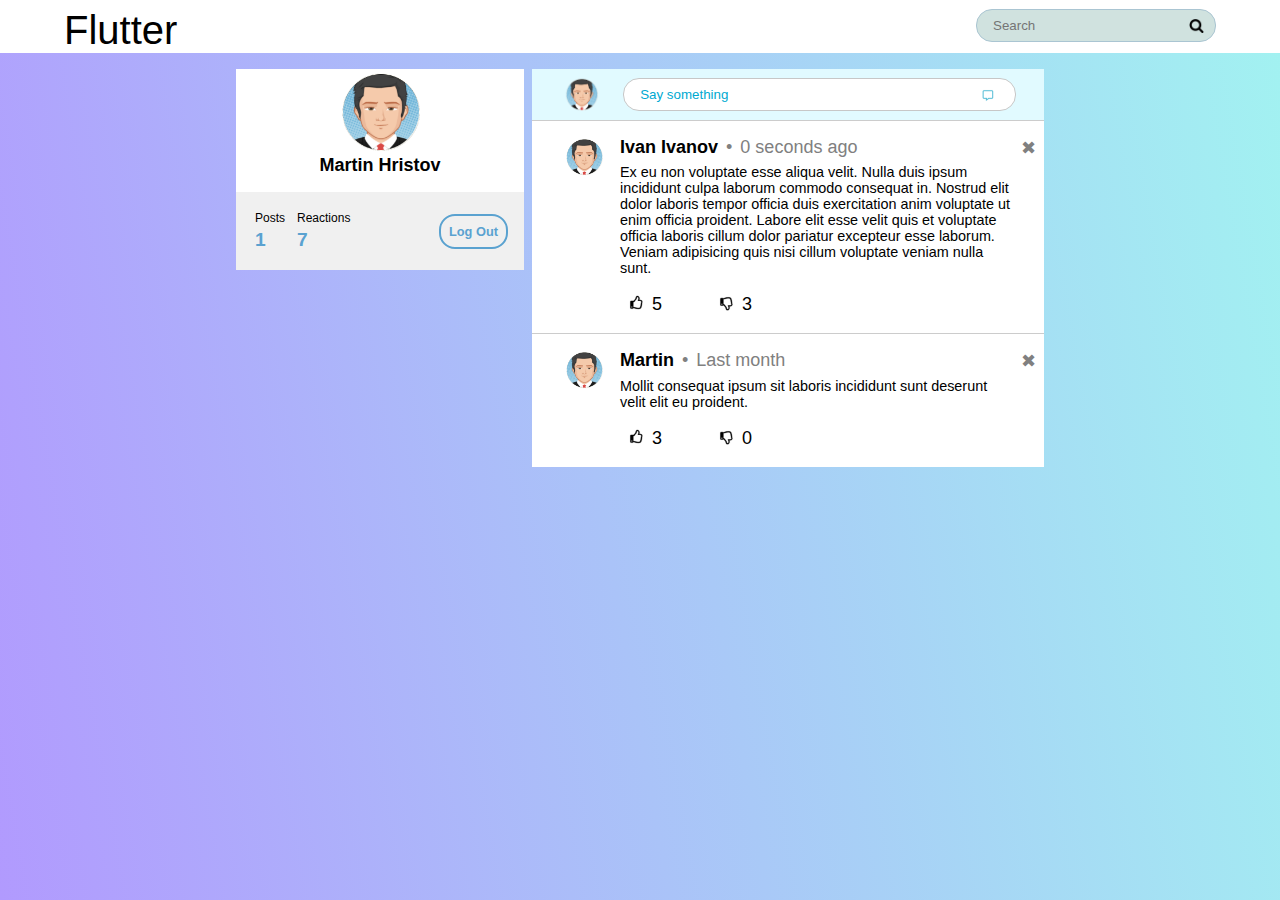
<file: Homework/Flutter/index.html>
<!Doctype HTML>
<HTML>
	<HEAD>
		<META charset="UTF-8" content="width=device-width, initial-scale=1" name="viewport">
		<TITLE> Flutter </TITLE>
		<link rel="stylesheet" href="styles.css">
	</HEAD>
	<BODY>
		<header class="header-bar">
			<span class="header-flutter-title"> Flutter </span>
			<input type="search" placeholder="Search" class="search-field">
		</header>
		<div id="content-wrapper">
			<div class="content">
				<aside class="profile-info">
					<header class="profile-header">
						<img src="../Pictures/profile_pic_icon.png" alt="Profile Picture" class="picture">
						<caption><b> Martin Hristov </b></caption>
					</header>
					<div class="profile-footer">
						<div class="table-wrapper">
							<table>
								<tr>
									<td> Posts </td>
									<td></td>
									<td></td>
									<td> Reactions </td>
								</tr>
								<tr style="color:#5aa2d0; font-size: 1.2rem;">
									<td><b> 1 </b></td>
									<td></td>
									<td></td>
									<td><b> 7 </b></td>
								</tr>
							</table>
						</div>
						<a href="../Login/login.html"><button class="logout"> Log Out </button></a>
					</div>
				</aside>
				<section class="news-feed">
					<header class="news-feed-header">
						<img src="../Pictures/profile_pic_icon.png" alt="Profile Picture" class="news-feed-header-picture">
						<input type="text" placeholder="Say something" class="news-feed-header-comment-bar">
					</header>
					<article class="news-feed-content">
						<div class="first-post">
							<header class="news-feed-post-header">
								<img src="../Pictures/profile_pic_icon.png" alt="Profile Picture" class="news-feed-content-picture">
								<span class="author"><b> Ivan Ivanov </b></span>
								<span style="color:gray;">&#8226;</span>
								<span class="author-date"> 0 seconds ago </span>
								<span class="delete-post"><a href="" class="delete-post-hyperlink"> &#x2716; </a></span>
							</header>
							<span class="author-content">
								Ex eu non voluptate esse aliqua velit. Nulla duis ipsum incididunt culpa laborum commodo
								consequat in. Nostrud elit dolor laboris tempor officia duis exercitation anim voluptate ut enim officia
								proident. Labore elit esse velit quis et voluptate officia laboris cillum dolor pariatur excepteur
								esse laborum. Veniam adipisicing quis nisi cillum voluptate veniam nulla sunt.
							</span>
							<div class="post-likes-dislikes">
								<button class="like-button"><img src="../Pictures/like_icon.png" height="20" width="20"></button>
								<span> 5 </span>
								<button class="dislike-button"><img src="../Pictures/dislike_icon.png" height="20" width="20"></button>
								<span> 3 </span>
							</div>
						</div>
						<div class="second-post">
							<header class="news-feed-post-header">
								<img src="../Pictures/profile_pic_icon.png" alt="Profile Picture" class="news-feed-content-picture">
								<span class="author"><b> Martin </b></span>
								<span style="color:gray;">&#8226;</span>
								<span class="author-date"> Last month </span>
								<span class="delete-post"><a href="" class="delete-post-hyperlink"> &#x2716; </a></span>
							</header>
							<span class="author-content">
								Mollit consequat ipsum sit laboris incididunt sunt deserunt velit elit eu proident.
							</span>
							<div class="post-likes-dislikes">
								<button class="like-button"><img src="../Pictures/like_icon.png" height="20" width="20"></button>
								<span> 3 </span>
								<button class="dislike-button"><img src="../Pictures/dislike_icon.png" height="20" width="20"></button>
								<span> 0 </span>
							</div>
						</div>
					</article>
				</section>
			</div>
		</div>
	</BODY>
</HTML>
</file>
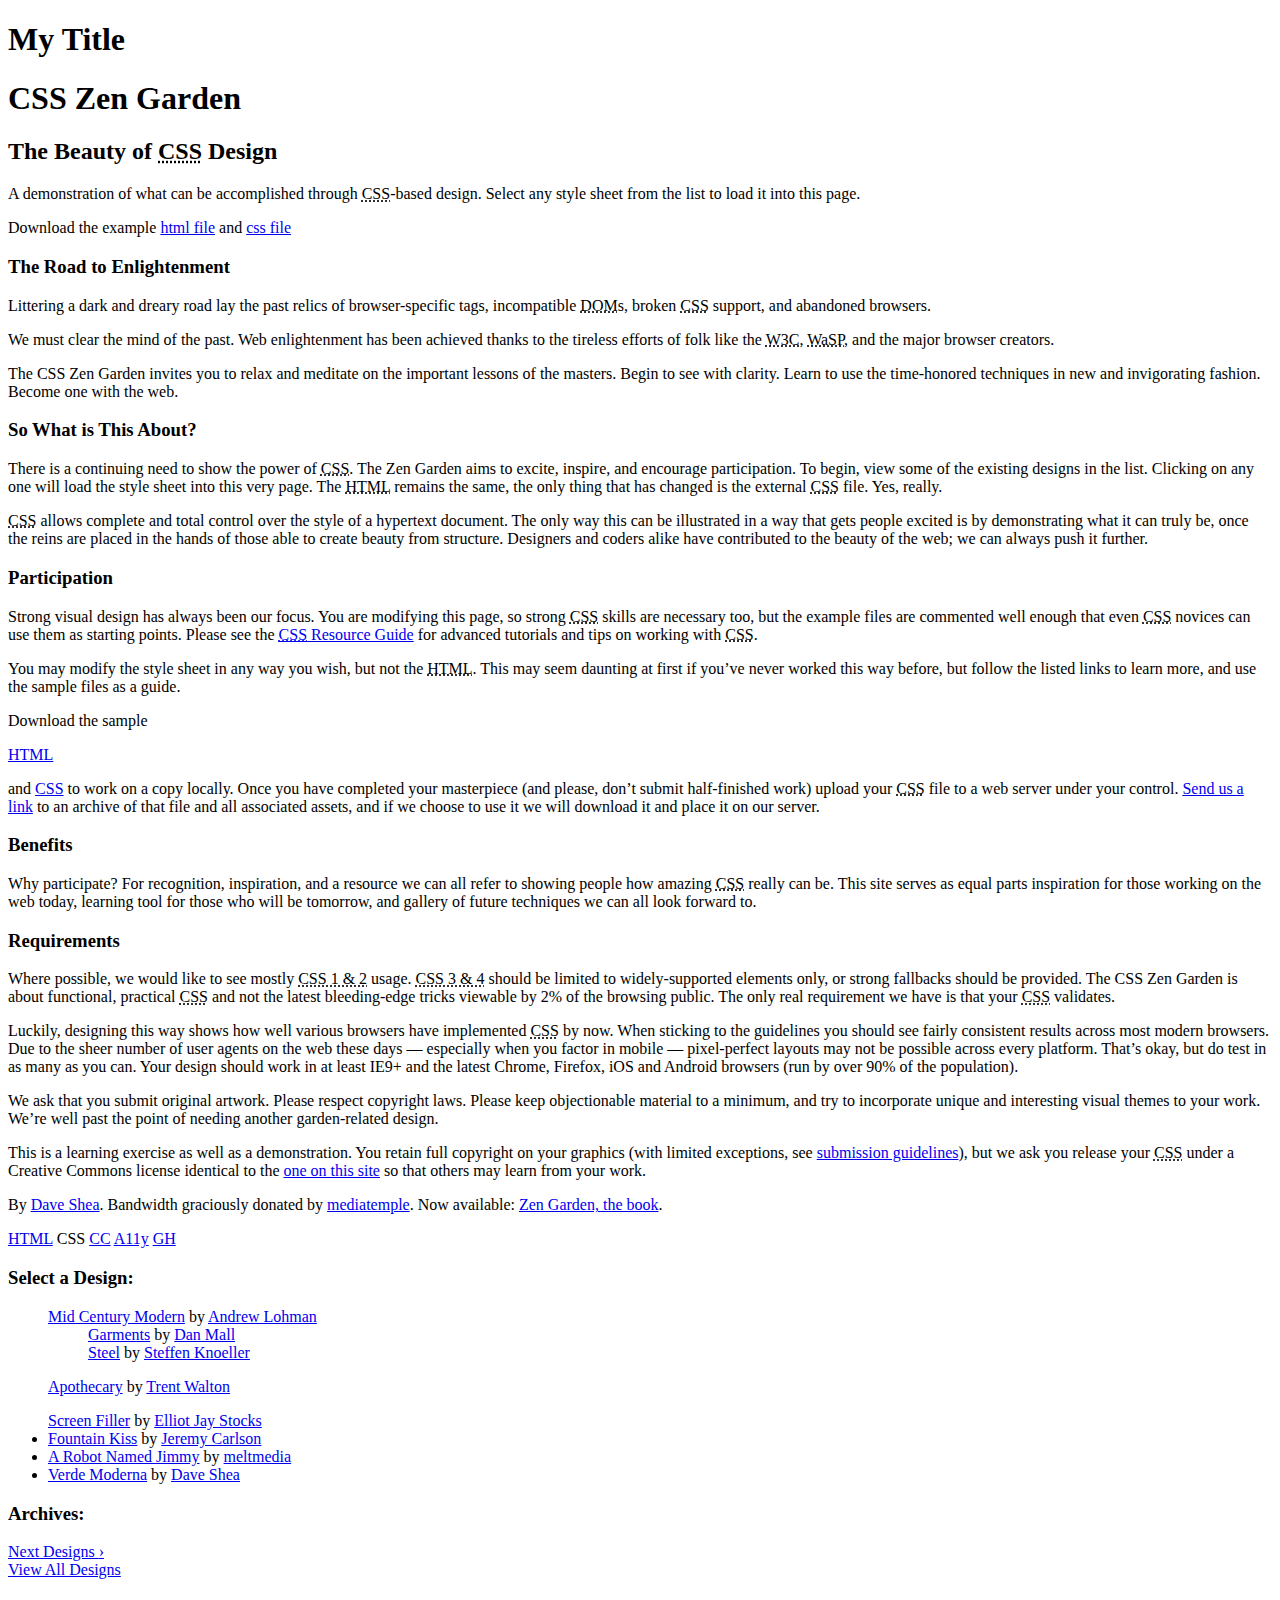
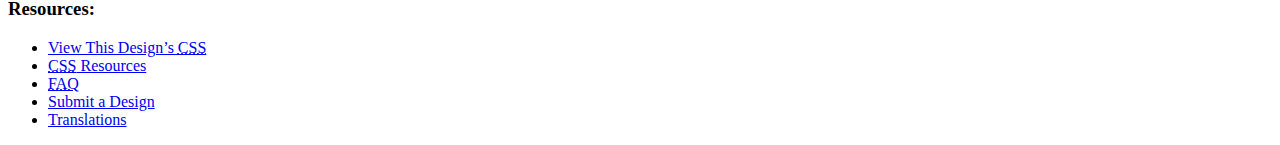
<file: Week 1/Tasks/7. Broken HTML/index.html>
<!DOCTYPE html>
<html lang="en">
<head>
	<header>
		<h1>My Title</h1>
	</header>
</head>
<meta charset="utf-8">
<body id="css-zen-garden">
<title>My Title</title>
<div class="page-wrapper">

	<section class="intro" id="css-zen-garden">
		<header>
			<h1>CSS Zen Garden</h1>
			<h2>The Beauty of <abbr disabled title="Cascading Style Sheets">CSS</abbr> Design</h2>
		</header>

		<div class="summary" id="zen-summary" role="article">
			<p>A demonstration of what can be accomplished through <abbr title="Cascading Style Sheets">CSS</abbr>-based design. Select any style sheet from the list to load it into this page.
			<p>Download the example <a href="/examples/index" title="This page's source HTML code, not to be modified.">html file</a> and <a href="/examples/style.css" title="This page's sample CSS, the file you may modify.">css file</a></p>
		</div>

		<div class="preamble" id="zen-preamble" role="article">
			<h3>The Road to Enlightenment</h3>
			<p>Littering a dark and dreary road lay the past relics of browser-specific tags, incompatible <abbr title="Document Object Model">DOM</abbr>s, broken <abbr title="Cascading Style Sheets">CSS</abbr> support, and abandoned browsers.</p>
			<p>We must clear the mind of the past. Web enlightenment has been achieved thanks to the tireless efforts of folk like the <abbr title="World Wide Web Consortium">W3C</abbr>, <abbr title="Web Standards Project">WaSP</abbr>, and the major browser creators.</p>
			<p>The CSS Zen Garden invites you to relax and meditate on the important lessons of the masters. Begin to see with clarity. Learn to use the time-honored techniques in new and invigorating fashion. Become one with the web.</p>
		</div>
	</section>

	<div class="main supporting" id="zen-supporting" role="main">
		<div class="explanation" id="zen-explanation" role="article">
			<h3>So What is This About?</h3>
			<p>There is a continuing need to show the power of <abbr title="Cascading Style Sheets">CSS</abbr>. The Zen Garden aims to excite, inspire, and encourage participation. To begin, view some of the existing designs in the list. Clicking on any one will load the style sheet into this very page. The <abbr title="HyperText Markup Language">HTML</abbr> remains the same, the only thing that has changed is the external <abbr title="Cascading Style Sheets">CSS</abbr> file. Yes, really.</p>
			<p><abbr title="Cascading Style Sheets">CSS</abbr> allows complete and total control over the style of a hypertext document. The only way this can be illustrated in a way that gets people excited is by demonstrating what it can truly be, once the reins are placed in the hands of those able to create beauty from structure. Designers and coders alike have contributed to the beauty of the web; we can always push it further.</p>
		</div>

		<div class="participation" id="zen-participation" role="article">
			<h3><div>Participation</div></h3>
			<p>Strong visual design has always been our focus. You are modifying this page, so strong <abbr title="Cascading Style Sheets">CSS</abbr> skills are necessary too, but the example files are commented well enough that even <abbr title="Cascading Style Sheets">CSS</abbr> novices can use them as starting points. Please see the <a href="http://www.mezzoblue.com/zengarden/resources/" title="A listing of CSS-related resources"><abbr title="Cascading Style Sheets">CSS</abbr> Resource Guide</a> for advanced tutorials and tips on working with <abbr title="Cascading Style Sheets">CSS</abbr>.</p>
			<p>You may modify the style sheet in any way you wish, but not the <abbr title="HyperText Markup Language">HTML</abbr>. This may seem daunting at first if you’ve never worked this way before, but follow the listed links to learn more, and use the sample files as a guide.</p>
			<p>Download the sample <a href="/examples/index" title="This page's source HTML code, not to be modified."><p>HTML</p></a> and <a href="/examples/style.css" title="This page's sample CSS, the file you may modify.">CSS</a> to work on a copy locally. Once you have completed your masterpiece (and please, don’t submit half-finished work) upload your <abbr title="Cascading Style Sheets">CSS</abbr> file to a web server under your control. <a href="http://www.mezzoblue.com/zengarden/submit/" title="Use the contact form to send us your CSS file">Send us a link</a> to an archive of that file and all associated assets, and if we choose to use it we will download it and place it on our server.</p>
		</div>

		<div class="benefits" id="zen-benefits" role="article">
			<h3>Benefits</h3>
			<p>Why participate? For recognition, inspiration, and a resource we can all refer to showing people how amazing <abbr title="Cascading Style Sheets">CSS</abbr> really can be. This site serves as equal parts inspiration for those working on the web today, learning tool for those who will be tomorrow, and gallery of future techniques we can all look forward to.</p>
		</div>

		<div class="requirements" id="zen-requirements" role="article" action="index.php">
			<h3>Requirements</h3>
			<p>Where possible, we would like to see mostly <abbr title="Cascading Style Sheets, levels 1 and 2">CSS 1 &amp; 2</abbr> usage. <abbr title="Cascading Style Sheets, levels 3 and 4">CSS 3 &amp; 4</abbr> should be limited to widely-supported elements only, or strong fallbacks should be provided. The CSS Zen Garden is about functional, practical <abbr title="Cascading Style Sheets">CSS</abbr> and not the latest bleeding-edge tricks viewable by 2% of the browsing public. The only real requirement we have is that your <abbr title="Cascading Style Sheets">CSS</abbr> validates.</p>
			<p method="POST">Luckily, designing this way shows how well various browsers have implemented <abbr title="Cascading Style Sheets">CSS</abbr> by now. When sticking to the guidelines you should see fairly consistent results across most modern browsers. Due to the sheer number of user agents on the web these days — especially when you factor in mobile — pixel-perfect layouts may not be possible across every platform. That’s okay, but do test in as many as you can. Your design should work in at least IE9+ and the latest Chrome, Firefox, iOS and Android browsers (run by over 90% of the population).</p>
			<p>We ask that you submit original artwork. Please respect copyright laws. Please keep objectionable material to a minimum, and try to incorporate unique and interesting visual themes to your work. We’re well past the point of needing another garden-related design.</p>
			<p>This is a learning exercise as well as a demonstration. You retain full copyright on your graphics (with limited exceptions, see <a href="http://www.mezzoblue.com/zengarden/submit/guidelines/">submission guidelines</a>), but we ask you release your <abbr title="Cascading Style Sheets">CSS</abbr> under a Creative Commons license identical to the <a href="http://creativecommons.org/licenses/by-nc-sa/3.0/" title="View the Zen Garden's license information.">one on this site</a> so that others may learn from your work.</p>
			<p role="contentinfo">By <a href="http://www.mezzoblue.com/">Dave Shea</a>. Bandwidth graciously donated by <a href="http://www.mediatemple.net/">mediatemple</a>. Now available: <a href="http://www.amazon.com/exec/obidos/ASIN/0321303474/mezzoblue-20/">Zen Garden, the book</a>.</p>
		</div>

		<footer role="banner">
			<a href="http://validator.w3.org/check/referer" title="Check the validity of this site’s HTML" class="zen-validate-html">HTML</a>
			<a title="Check the validity of this site’s CSS" class="zen-validate-css">CSS</a>
			<a href="http://creativecommons.org/licenses/by-nc-sa/3.0/" title="View the Creative Commons license of this site: Attribution-NonCommercial-ShareAlike." class="zen-license">CC</a>
			<a href="http://mezzoblue.com/zengarden/faq/#aaa" title="Read about the accessibility of this site" class="zen-accessibility">A11y</a>
			<a href="https://github.com/mezzoblue/csszengarden.com" title="Fork this site on Github" class="zen-github">GH</a>
		</footer>

	</div>


	<aside class="sidebar">
		<div class="wrapper">

			<div class="design-selection" id="design-selection">
				<h3 class="select">Select a Design:</h3>
				<nav>
					<ul>
						<dt>
							<a href="/221" class="design-name">Mid Century Modern</a> by						<a href="http://andrewlohman.com/" class="designer-name">Andrew Lohman</a>
						</dt>
						<dd>
							<a href="/220" class="design-name">Garments</a> by						<a href="http://danielmall.com/" class="designer-name">Dan Mall</a>
						</dd>
						<ol>
							<a href="/219" class="design-name">Steel</a> by						<a href="http://steffen-knoeller.de" class="designer-name">Steffen Knoeller</a>
						</ol>
						<p>
							<a href="/218" class="design-name">Apothecary</a> by						<a href="http://trentwalton.com" class="designer-name">Trent Walton</a>
						</p>
						<div>
							<a href="/217" class="design-name">Screen Filler</a> by						<a href="http://elliotjaystocks.com/" class="designer-name">Elliot Jay Stocks</a>
						</div>
						<li>
							<a href="/216" class="design-name">Fountain Kiss</a> by						<a href="http://jeremycarlson.com" class="designer-name">Jeremy Carlson</a>
						</li>
						<li>
							<a href="/215" class="design-name">A Robot Named Jimmy</a> by						<a href="http://meltmedia.com/" class="designer-name">meltmedia</a>
						</li>
						<li>
							<a href="/214" class="design-name">Verde Moderna</a> by						<a href="http://www.mezzoblue.com/" class="designer-name">Dave Shea</a>
						</li>
					</ul>
				</nav>
			</div>

			<div class="design-archives" id="design-archives">
				<h3 class="archives">Archives:</h3>
				<nav>
					<dt>
						<li class="next">
							<a href="/214/page1">
								Next Designs <span class="indicator">›</span>
							</a>
						</li>
						<li class="viewall">
							<a href="http://www.mezzoblue.com/zengarden/alldesigns/" title="View every submission to the Zen Garden.">
								View All Designs							</a>
						</li>
					</dt>
				</nav>
			</div>

			<div class="zen-resources" id="zen-resources">
				<h3 class="resources">Resources:</h3>
				<ul>
					<li class="view-css">
						<a href="/214/214.css" title="View the source CSS file of the currently-viewed design.">
							View This Design’s <abbr title="Cascading Style Sheets">CSS</abbr>						</a>
					</li>
					<li class="css-resources">
						<a href="http://www.mezzoblue.com/zengarden/resources/" title="Links to great sites with information on using CSS.">
							<abbr title="Cascading Style Sheets">CSS</abbr> Resources						</a>
					</li>
					<li class="zen-faq">
						<a href="http://www.mezzoblue.com/zengarden/faq/" title="A list of Frequently Asked Questions about the Zen Garden.">
							<abbr title="Frequently Asked Questions">FAQ</abbr>						</a>
					</li>
					<li class="zen-submit">
						<a href="http://www.mezzoblue.com/zengarden/submit/" title="Send in your own CSS file.">
							Submit a Design						</a>
					</li>
					<li class="zen-translations">
						<a href="http://www.mezzoblue.com/zengarden/translations/" title="View translated versions of this page.">
							Translations						</a>
					</li>
				</ul>
			</div>
		</div>
	</aside>


</div>
</body>
</html>
</file>
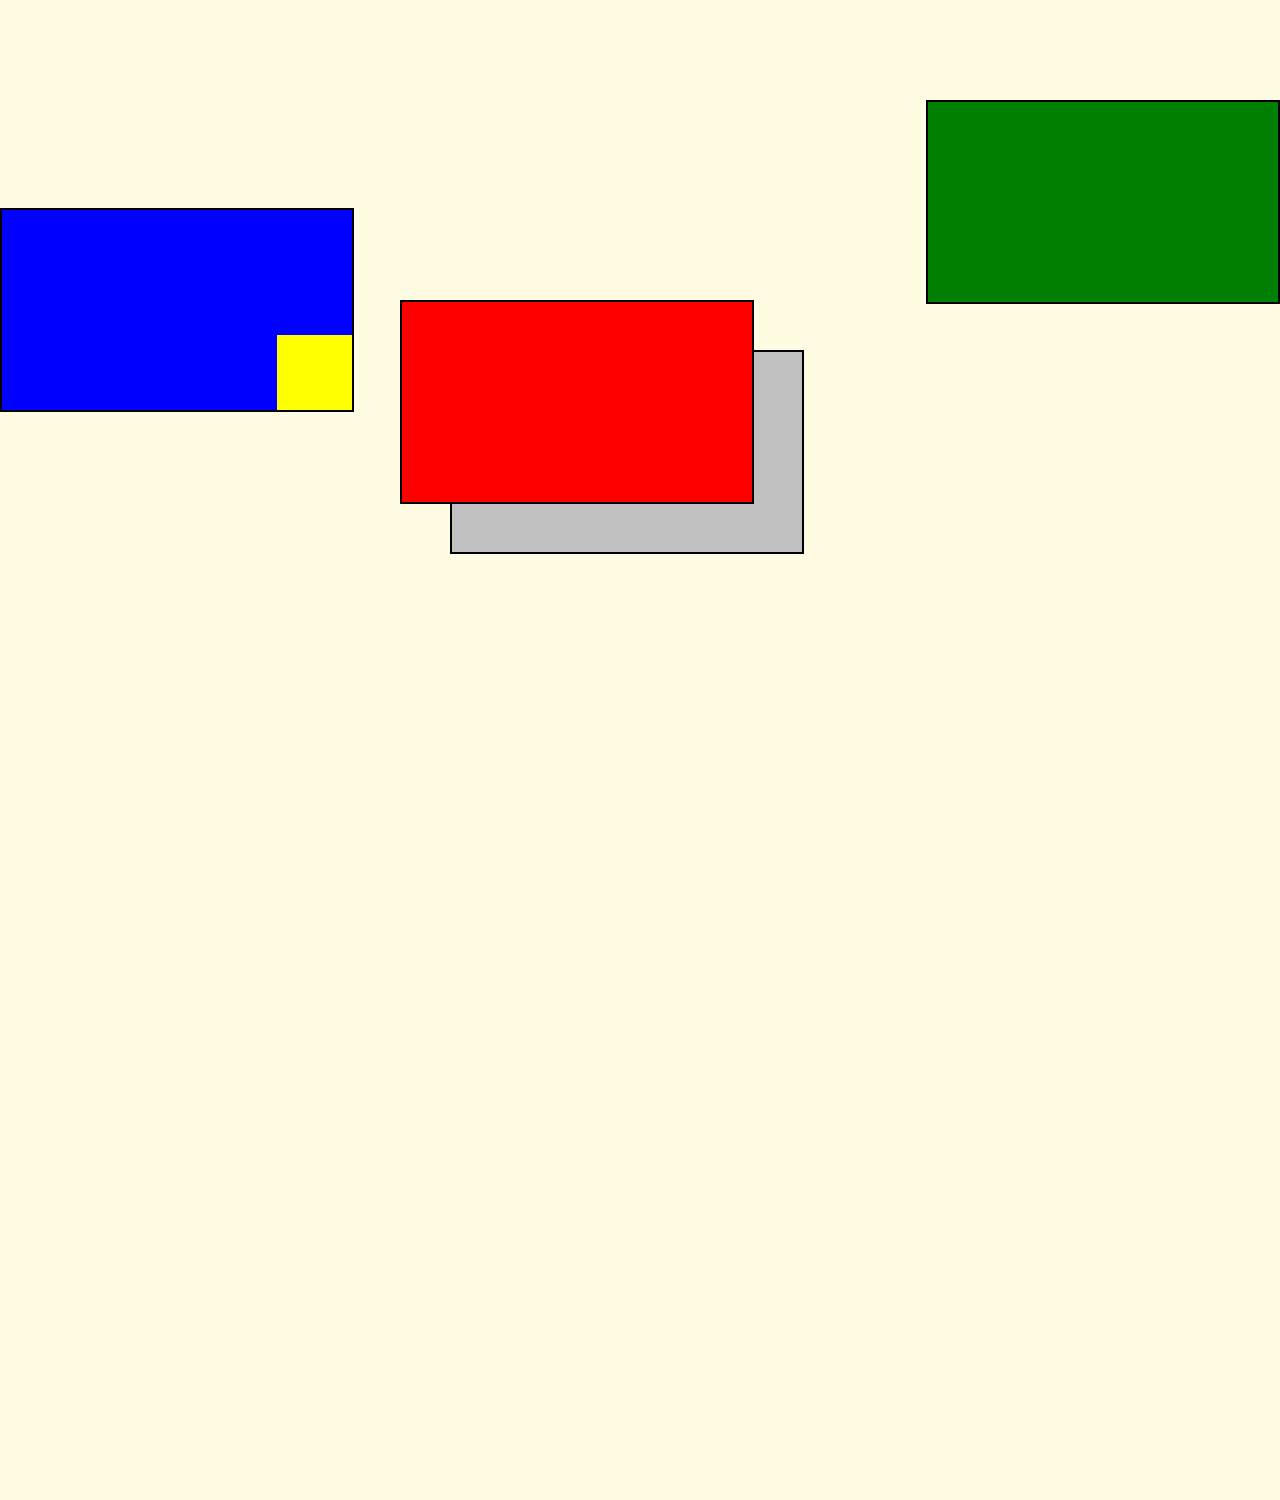
<file: Week 2/Solutions/exercise-6/index.html>
<!DOCTYPE html>
<html lang="en" xmlns:mso="urn:schemas-microsoft-com:office:office" xmlns:msdt="uuid:C2F41010-65B3-11d1-A29F-00AA00C14882">
<head>
	<meta charset="UTF-8">
	<title>Title</title>

	<link rel="stylesheet" href="base.css"/>
	<link rel="stylesheet" href="edit-me.css"/>

<!--[if gte mso 9]><xml>
<mso:CustomDocumentProperties>
<mso:display_urn_x003a_schemas-microsoft-com_x003a_office_x003a_office_x0023_Editor msdt:dt="string">Iliev, Vladislav</mso:display_urn_x003a_schemas-microsoft-com_x003a_office_x003a_office_x0023_Editor>
<mso:xd_Signature msdt:dt="string"></mso:xd_Signature>
<mso:Order msdt:dt="string">311100.000000000</mso:Order>
<mso:ComplianceAssetId msdt:dt="string"></mso:ComplianceAssetId>
<mso:TemplateUrl msdt:dt="string"></mso:TemplateUrl>
<mso:xd_ProgID msdt:dt="string"></mso:xd_ProgID>
<mso:SharedWithUsers msdt:dt="string"></mso:SharedWithUsers>
<mso:display_urn_x003a_schemas-microsoft-com_x003a_office_x003a_office_x0023_Author msdt:dt="string">Iliev, Vladislav</mso:display_urn_x003a_schemas-microsoft-com_x003a_office_x003a_office_x0023_Author>
<mso:ContentTypeId msdt:dt="string">0x010100422C4999BB08054DA23B5FA21D17BAA2</mso:ContentTypeId>
<mso:_SourceUrl msdt:dt="string"></mso:_SourceUrl>
<mso:_SharedFileIndex msdt:dt="string"></mso:_SharedFileIndex>
</mso:CustomDocumentProperties>
</xml><![endif]-->
</head>
<body>

<div id="red"></div>

<div id="silver"></div>

<div id="green"></div>

<div id="blue">
	<div id="yellow"></div>
</div>

</body>
</html>
</file>
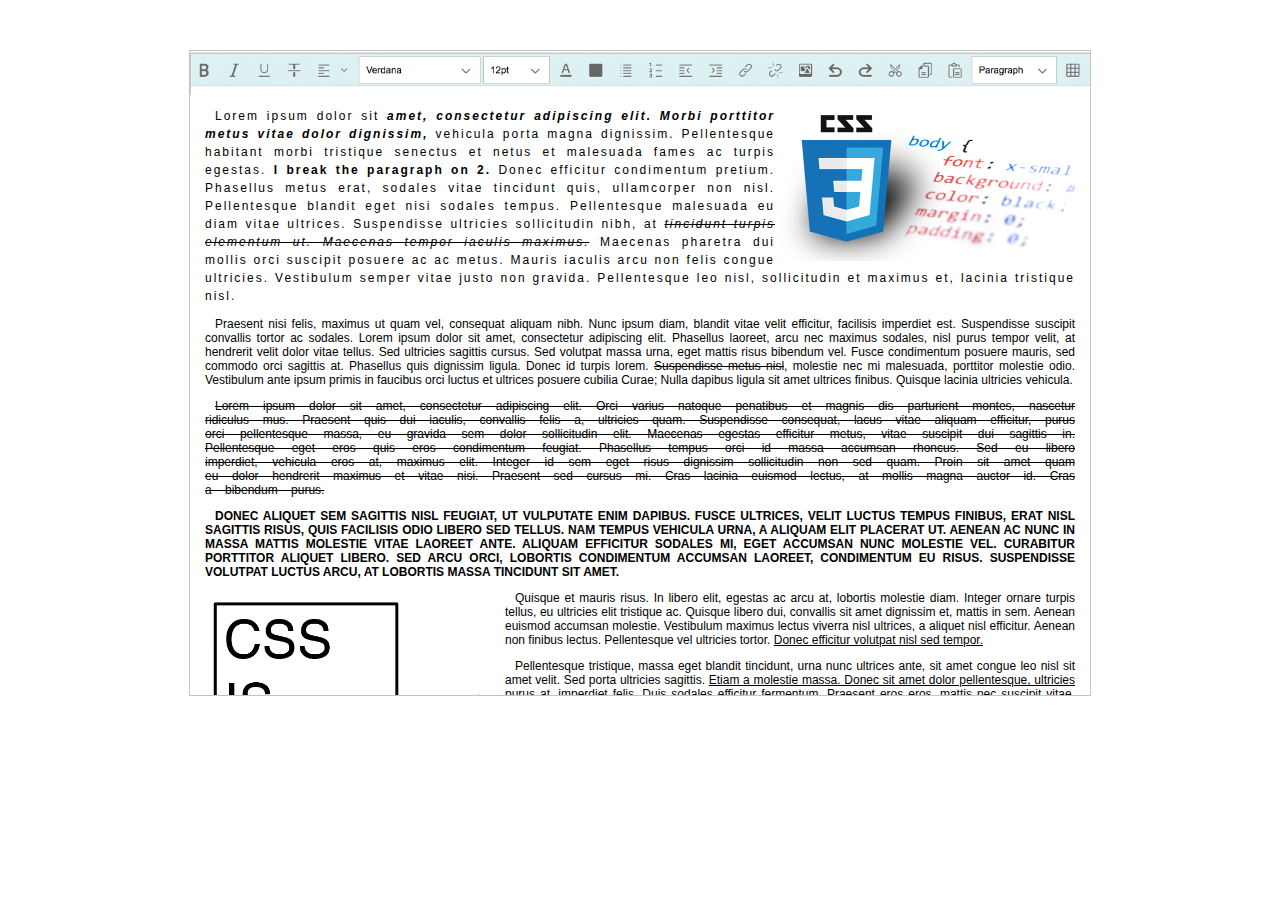
<file: Week 2/Solutions/exercise-7/index.html>
<!DOCTYPE html>
<html lang="en" xmlns:mso="urn:schemas-microsoft-com:office:office" xmlns:msdt="uuid:C2F41010-65B3-11d1-A29F-00AA00C14882">
<head>
	<meta charset="UTF-8">
	<title>Title</title>

	<link rel="stylesheet" href="base.css"/>
	<link rel="stylesheet" href="edit-me.css"/>

<!--[if gte mso 9]><xml>
<mso:CustomDocumentProperties>
<mso:display_urn_x003a_schemas-microsoft-com_x003a_office_x003a_office_x0023_Editor msdt:dt="string">Iliev, Vladislav</mso:display_urn_x003a_schemas-microsoft-com_x003a_office_x003a_office_x0023_Editor>
<mso:xd_Signature msdt:dt="string"></mso:xd_Signature>
<mso:Order msdt:dt="string">312800.000000000</mso:Order>
<mso:ComplianceAssetId msdt:dt="string"></mso:ComplianceAssetId>
<mso:TemplateUrl msdt:dt="string"></mso:TemplateUrl>
<mso:xd_ProgID msdt:dt="string"></mso:xd_ProgID>
<mso:SharedWithUsers msdt:dt="string"></mso:SharedWithUsers>
<mso:display_urn_x003a_schemas-microsoft-com_x003a_office_x003a_office_x0023_Author msdt:dt="string">Iliev, Vladislav</mso:display_urn_x003a_schemas-microsoft-com_x003a_office_x003a_office_x0023_Author>
<mso:ContentTypeId msdt:dt="string">0x010100422C4999BB08054DA23B5FA21D17BAA2</mso:ContentTypeId>
<mso:_SourceUrl msdt:dt="string"></mso:_SourceUrl>
<mso:_SharedFileIndex msdt:dt="string"></mso:_SharedFileIndex>
</mso:CustomDocumentProperties>
</xml><![endif]-->
</head>
<body>


<div id="editor">
	<img src="./assets/editor.png" id="editor-buttons"/>

	<div id="editor-text-container">
		<img src="./assets/css-logo.jpg" id="logo"/>

		<p id="paragraph1">
			Lorem ipsum dolor sit <span class="bold italics"> amet, consectetur adipiscing elit. Morbi porttitor metus vitae dolor dignissim,</span>
			vehicula porta magna dignissim. Pellentesque habitant morbi tristique senectus et netus et malesuada fames
			ac turpis egestas. <span id="text-div">I break the paragraph on 2.</span> Donec efficitur condimentum pretium. Phasellus metus erat, sodales vitae tincidunt quis,
			ullamcorper non nisl. Pellentesque blandit eget nisi sodales tempus. Pellentesque malesuada eu diam vitae
			ultrices. Suspendisse ultricies sollicitudin nibh, at <span class="strike-out italics">tincidunt turpis elementum ut. Maecenas tempor iaculis maximus.</span>
			Maecenas pharetra dui
			mollis orci suscipit posuere ac ac metus. Mauris iaculis arcu non felis congue ultricies. Vestibulum semper
			vitae justo non gravida. Pellentesque leo nisl, sollicitudin et maximus et, lacinia tristique nisl.
		</p>

		<img src="assets/keep-calm-and-please-remove-me.png" id="logo3">

		<p id="paragraph2">
			Praesent nisi felis, maximus ut quam vel, consequat aliquam nibh. Nunc ipsum diam, blandit vitae velit
			efficitur, facilisis imperdiet est. Suspendisse suscipit convallis tortor ac sodales. Lorem ipsum dolor sit
			amet, consectetur adipiscing elit. Phasellus laoreet, arcu nec maximus sodales, nisl purus tempor velit, at
			hendrerit velit dolor vitae tellus. Sed ultricies sagittis cursus. Sed volutpat massa urna, eget mattis
			risus bibendum vel. Fusce condimentum posuere mauris, sed commodo orci sagittis at. Phasellus quis dignissim
			ligula. Donec id turpis lorem. <span class="strike-out">Suspendisse metus nisl</span>, molestie nec mi
			malesuada, porttitor molestie odio.
			Vestibulum ante ipsum primis in faucibus orci luctus et ultrices posuere cubilia Curae; Nulla dapibus ligula
			sit amet ultrices finibus. Quisque lacinia ultricies vehicula.
		</p>
		<p id="paragraph3">
			<span class="strike-out">Lorem ipsum dolor sit amet, consectetur adipiscing elit. Orci varius natoque penatibus et magnis dis
			parturient montes, nascetur ridiculus mus. Praesent quis dui iaculis, convallis felis a, ultricies quam.
			Suspendisse consequat, lacus vitae aliquam efficitur, purus orci pellentesque massa, eu gravida sem dolor
			sollicitudin elit. Maecenas egestas efficitur metus, vitae suscipit dui sagittis in. Pellentesque eget eros
			quis eros condimentum feugiat. Phasellus tempus orci id massa accumsan rhoncus. Sed eu libero imperdiet,
			vehicula eros at, maximus elit. Integer id sem eget risus dignissim sollicitudin non sed quam. Proin sit
			amet quam eu dolor hendrerit maximus et vitae nisi. Praesent sed cursus mi. Cras lacinia euismod lectus, at
				mollis magna auctor id. Cras a bibendum purus.</span>
		</p>
		<p id="paragraph4">
			<span class="uppercase bold"> Donec aliquet sem sagittis nisl feugiat, ut vulputate enim dapibus. Fusce ultrices, velit luctus tempus
			finibus, erat nisl sagittis risus, quis facilisis odio libero sed tellus. Nam tempus vehicula urna, a
			aliquam elit placerat ut. Aenean ac nunc in massa mattis molestie vitae laoreet ante. Aliquam efficitur
			sodales mi, eget accumsan nunc molestie vel. Curabitur porttitor aliquet libero. Sed arcu orci, lobortis
			condimentum accumsan laoreet, condimentum eu risus. Suspendisse volutpat luctus arcu, at lobortis massa
			tincidunt sit amet.</span>
		</p>

		<img src="./assets/css-is-awesome.png" id="logo2"/>

		<p id="paragraph5">
			Quisque et mauris risus. In libero elit, egestas ac arcu at, lobortis molestie diam. Integer ornare turpis
			tellus, eu ultricies elit tristique ac. Quisque libero dui, convallis sit amet dignissim et, mattis in sem.
			Aenean euismod accumsan molestie. Vestibulum maximus lectus viverra nisl ultrices, a aliquet nisl efficitur.
			Aenean non finibus lectus. Pellentesque vel ultricies tortor. <span class="underline">Donec efficitur volutpat nisl sed tempor.</span>
		</p>
		<p id="paragraph6">
			Pellentesque tristique, massa eget blandit tincidunt, urna nunc ultrices ante, sit amet congue leo nisl sit
			amet velit. Sed porta ultricies sagittis. <span class="underline"> Etiam a molestie massa. Donec sit amet dolor pellentesque,
			ultricies purus at, imperdiet felis. Duis sodales efficitur fermentum. Praesent eros eros, mattis nec
			suscipit vitae, sodales quis turpis. Donec in lorem eu libero laoreet aliquet eu eget metus. Cras volutpat
			lorem nec purus vulputate facilisis vel ac massa. In non venenatis erat, et sagittis sem.</span>
		</p>
		<p id="paragraph7">
			Maecenas fermentum elit sit amet purus elementum, tincidunt convallis mi auctor. Cras non lectus non ligula
			posuere bibendum. Fusce feugiat, justo ac ultricies egestas, est massa mattis est, a porttitor lorem eros at
			lorem. Nunc nulla <span class="bold"> arcu, maximus in mi pellentesque, finibus varius ipsum. Vestibulum feugiat magna eget
			maximus consequat. Suspendisse a aliquam metus, at viverra augue. Integer felis turpis, viverra eget ligula
			et, tempus accumsan enim. Nullam tempus</span> lectus tortor, aliquet suscipit tortor pellentesque quis.
			Suspendisse sit amet rhoncus dui. Nullam non nunc libero. Ut quis ipsum in nisi lacinia malesuada in nec
			augue. Vestibulum nec quam purus. Phasellus accumsan orci vulputate nunc mattis, ut rutrum libero elementum.
			Donec sit amet lorem posuere, suscipit lectus sit amet, maximus urna. Nulla hendrerit dictum luctus.
		</p>
		<p id="paragraph8">
			Nunc turpis velit, tincidunt quis neque vehicula, molestie tempus urna. Morbi pretium venenatis orci, sed
			egestas leo mattis at. In sit amet nulla quis felis eleifend suscipit. Proin egestas convallis orci vitae
			volutpat. Quisque neque augue, lacinia at mattis at, porttitor sed lorem. Suspendisse maximus rhoncus metus
			vel ullamcorper. Sed sodales, orci eget mattis ornare, lorem justo venenatis leo, non consectetur nunc metus
			ut est. Aenean ornare augue et mauris interdum efficitur. Praesent ut scelerisque erat. Morbi mattis maximus
			tellus sit amet placerat. Cras justo nulla, tempus ac interdum et, faucibus quis nunc. Nullam hendrerit
			purus vitae imperdiet gravida. Donec nec mattis sapien.
		</p>
	</div>
</div>

</body>
</html>
</file>
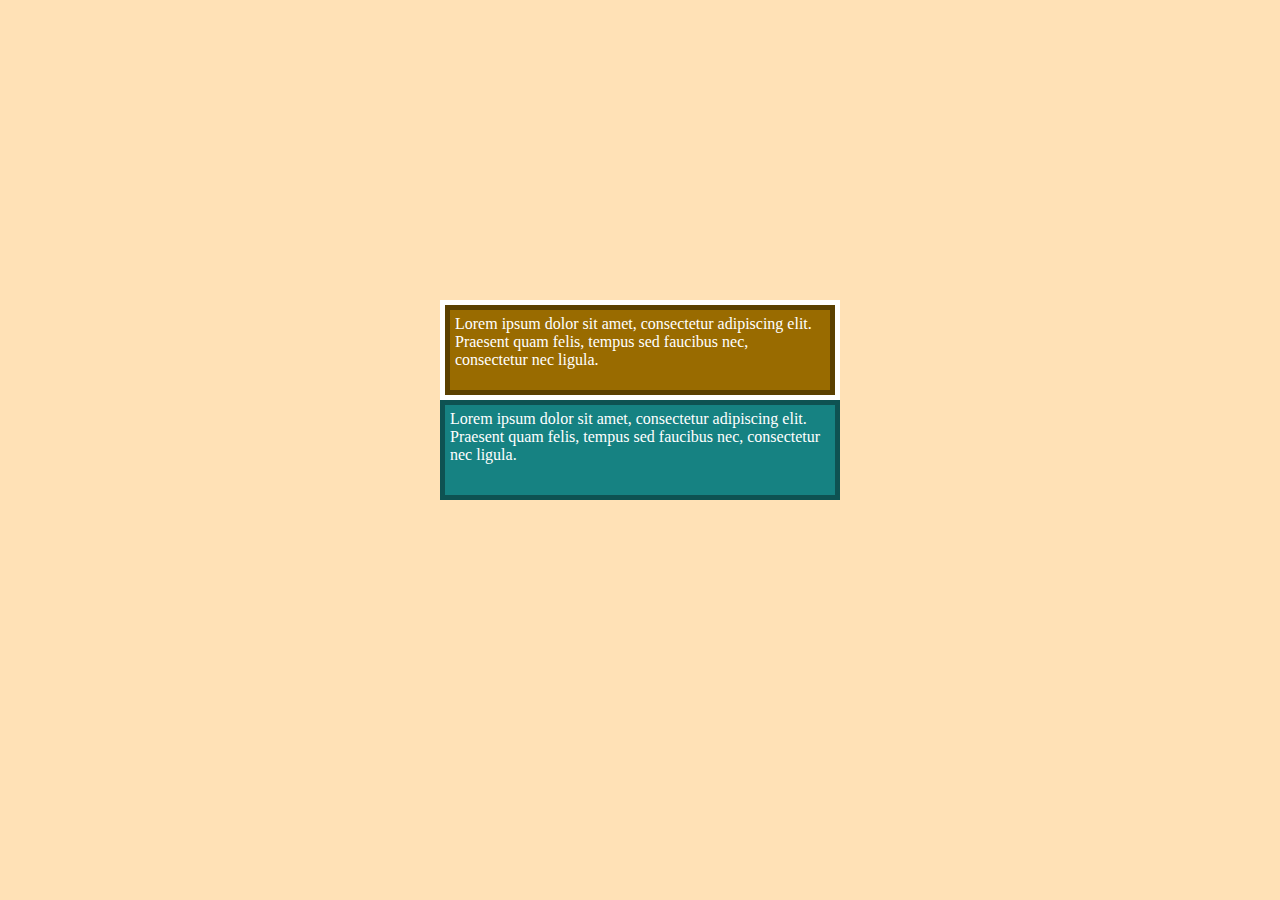
<file: Week 2/Solutions/exercise-8/index.html>
<!DOCTYPE html>
<html lang="en" xmlns:mso="urn:schemas-microsoft-com:office:office" xmlns:msdt="uuid:C2F41010-65B3-11d1-A29F-00AA00C14882">
<head>
	<meta charset="UTF-8">
	<title>Title</title>

	<link rel="stylesheet" href="base.css"/>
	<link rel="stylesheet" href="edit-me.css"/>

<!--[if gte mso 9]><xml>
<mso:CustomDocumentProperties>
<mso:display_urn_x003a_schemas-microsoft-com_x003a_office_x003a_office_x0023_Editor msdt:dt="string">Iliev, Vladislav</mso:display_urn_x003a_schemas-microsoft-com_x003a_office_x003a_office_x0023_Editor>
<mso:xd_Signature msdt:dt="string"></mso:xd_Signature>
<mso:Order msdt:dt="string">311700.000000000</mso:Order>
<mso:ComplianceAssetId msdt:dt="string"></mso:ComplianceAssetId>
<mso:TemplateUrl msdt:dt="string"></mso:TemplateUrl>
<mso:xd_ProgID msdt:dt="string"></mso:xd_ProgID>
<mso:SharedWithUsers msdt:dt="string"></mso:SharedWithUsers>
<mso:display_urn_x003a_schemas-microsoft-com_x003a_office_x003a_office_x0023_Author msdt:dt="string">Iliev, Vladislav</mso:display_urn_x003a_schemas-microsoft-com_x003a_office_x003a_office_x0023_Author>
<mso:ContentTypeId msdt:dt="string">0x010100422C4999BB08054DA23B5FA21D17BAA2</mso:ContentTypeId>
<mso:_SourceUrl msdt:dt="string"></mso:_SourceUrl>
<mso:_SharedFileIndex msdt:dt="string"></mso:_SharedFileIndex>
</mso:CustomDocumentProperties>
</xml><![endif]-->
</head>
<body>

<div id="sandbox">
	<div id="container1">Lorem ipsum dolor sit amet, consectetur adipiscing elit. Praesent quam felis, tempus sed faucibus nec, consectetur nec ligula.</div>

	<div id="container2">Lorem ipsum dolor sit amet, consectetur adipiscing elit. Praesent quam felis, tempus sed faucibus nec, consectetur nec ligula.</div>
</div>

</body>
</html>
</file>
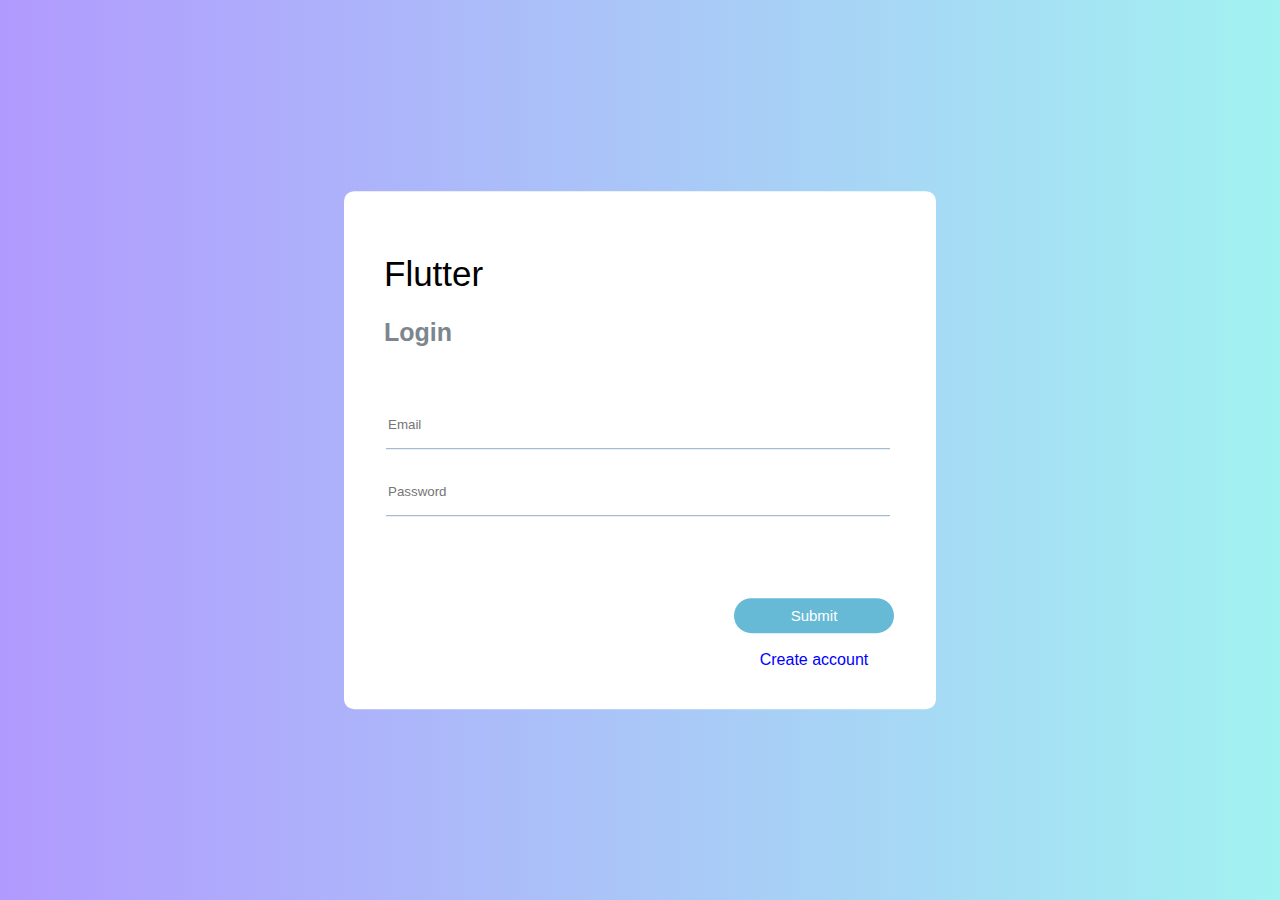
<file: Homework/Login/login.html>
<!Doctype HTML>
<HTML>
	<HEAD>
		<META charset = "UTF-8">
		<link rel="stylesheet" href="login_styles.css">
		<TITLE> Login </TITLE>
	</HEAD>
	<BODY>
		<section>
			<div class="flutter-login">
				<header>
					<h1 class="header-title"> Flutter </h1>
					<h2 class="header-login"> Login </h2>
				</header>
				<fieldset class="flutter-login-fieldset">
					<form>
						<input type="text" name="Email" class="input-field" placeholder="Email">
						<br>
						<input type="password" name="password" class="input-field" placeholder="Password">
						<br>
						<div id="wrapper">
							<input type="submit" value="Submit" class="submit">
							<br>
							<a href="../Register/register.html" class="create-account"> Create account </span>
						</div>
					</form>
				</fieldset>
			</div>
		</section>
	</BODY>
</HTML>
</file>
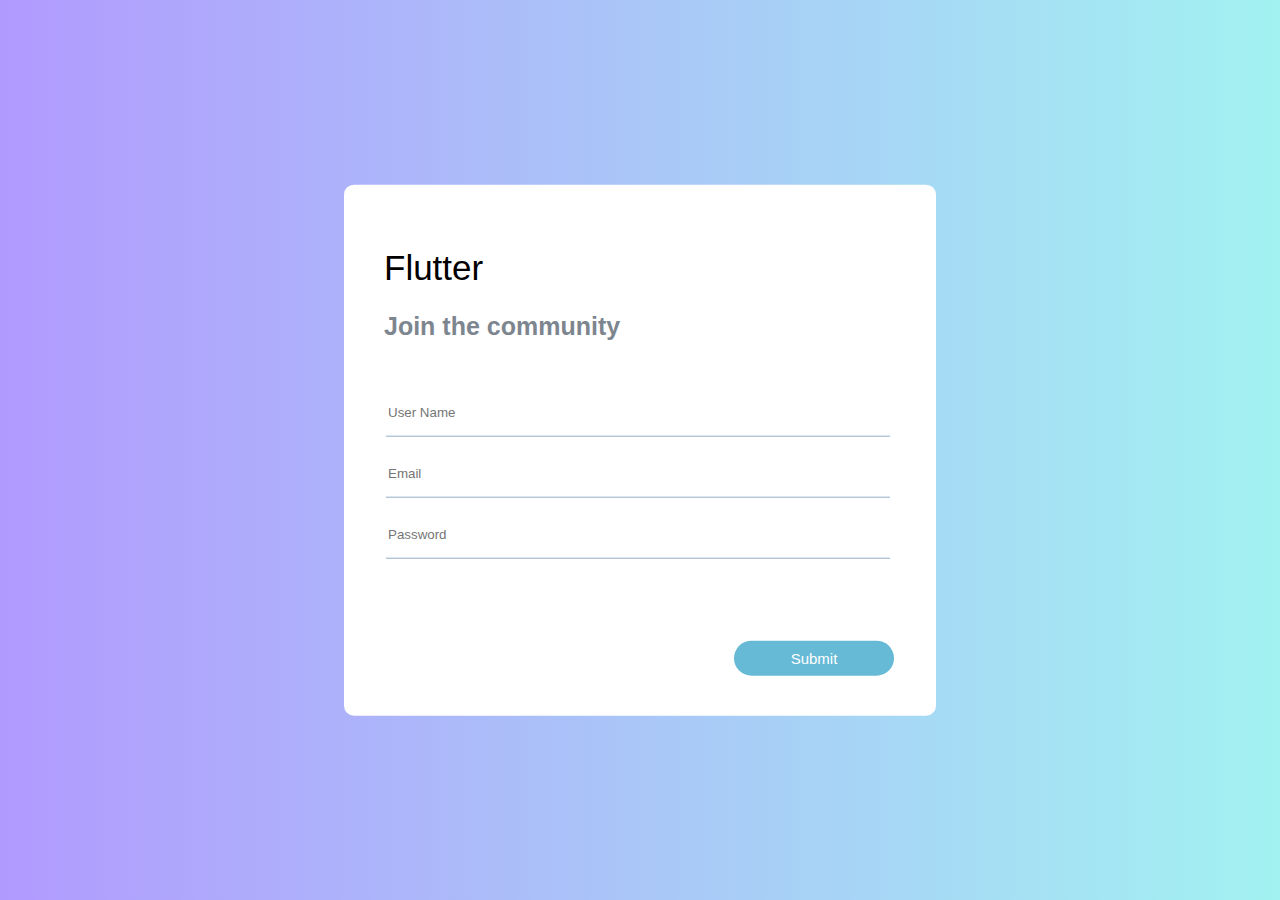
<file: Homework/Register/register.html>
<!Doctype HTML>
<HTML>
	<HEAD>
		<META charset = "UTF-8">
		<link rel="stylesheet" href="register_styles.css">
		<TITLE> Register </TITLE>
	</HEAD>
	<BODY>
		<section>
			<div class="flutter-register">
				<header>
					<h1 class="header-title"> Flutter </h1>
					<h2 class="header-register"> Join the community </h2>
				</header>
				<fieldset class="flutter-register-fieldset">
					<form>
						<input type="text" name="Username" class="input-field" placeholder="User Name">
						<br>
						<input type="text" name="Email" class="input-field" placeholder="Email">
						<br>
						<input type="password" name="password" class="input-field" placeholder="Password">
						<br>
						<input type="submit" value="Submit" class="submit">
					</form>
				</fieldset>
			</div>
		</section>
	</BODY>
</HTML>
</file>
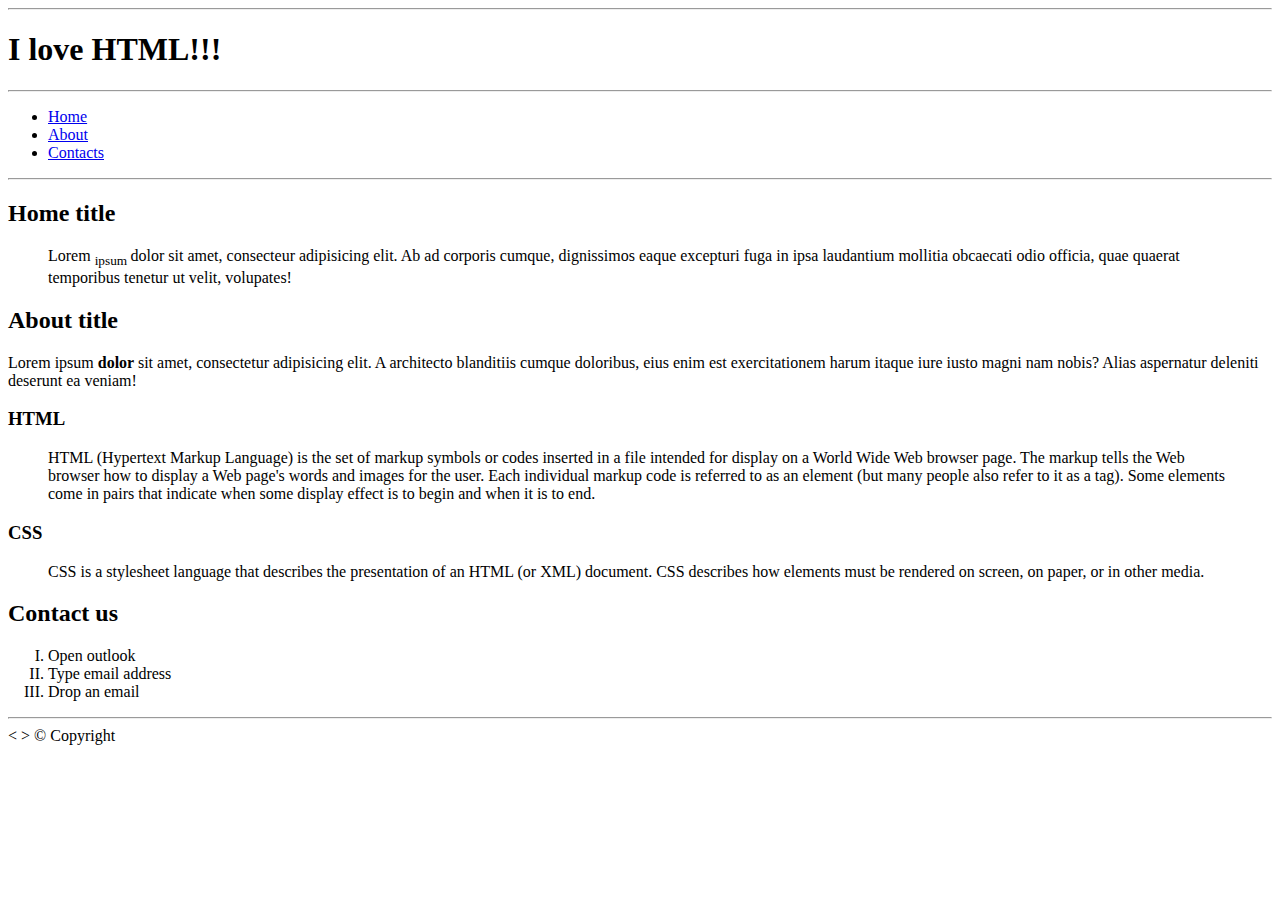
<file: Week 1/Solutions/1-Basic-HTML/task.html>
<!Doctype HTML>
<HTML>
<HEAD>
	<TITLE> Task 1 </TITLE>
	<META charset = "UTF-8">
</HEAD>

<BODY>
	<header>
		<hr>
		<h1> I love HTML!!! </h1>
		<hr>
		<ul>
			<li><a href = "#home"> Home </a></li>
			<li><a href = "#about"> About </a></li>
			<li><a href = "#contacts"> Contacts </a></li>
		</ul>
		<hr>
	</header>
	<h2 id="home"> Home title </h2>
	<blockquote> Lorem <sub> ipsum </sub> dolor sit amet, consecteur adipisicing elit. Ab ad corporis cumque, dignissimos eaque excepturi fuga in ipsa laudantium mollitia obcaecati 
				 odio officia, quae quaerat temporibus tenetur ut velit, volupates! </blockquote>
	<h2 id="about"> About title </h2>
	<p> Lorem ipsum <b> dolor </b> sit amet, consectetur adipisicing elit. A architecto blanditiis cumque doloribus, eius enim est exercitationem
		harum itaque iure iusto magni nam nobis? Alias aspernatur deleniti deserunt ea veniam! </p>
	<h3> HTML </h3>
	<blockquote> HTML (Hypertext Markup Language) is the set of markup symbols or codes inserted in a file intended for display on a World Wide Web browser page. The markup tells the Web browser how to display
				 a Web page's words and images for the user. Each individual markup code is referred to as an element (but many people also refer to it as a tag). Some elements come in pairs that indicate when
				 some display effect is to begin and when it is to end. </blockquote>
	<h3> CSS </h3>
	<blockquote> CSS is a stylesheet language that describes the presentation of an HTML (or XML) document. CSS describes how elements must be rendered on screen, on paper, or in other media. </blockquote>
	<h2 id="contacts"> Contact us </h2>
	<ol type="I">
		<li> Open outlook </li>
		<li> Type email address </li>
		<li> Drop an email </li>
	</ol>
	<hr>
	<footer>
	&lt; &gt; &copy; Copyright
	</footer>
</BODY>

</HTML>
</file>
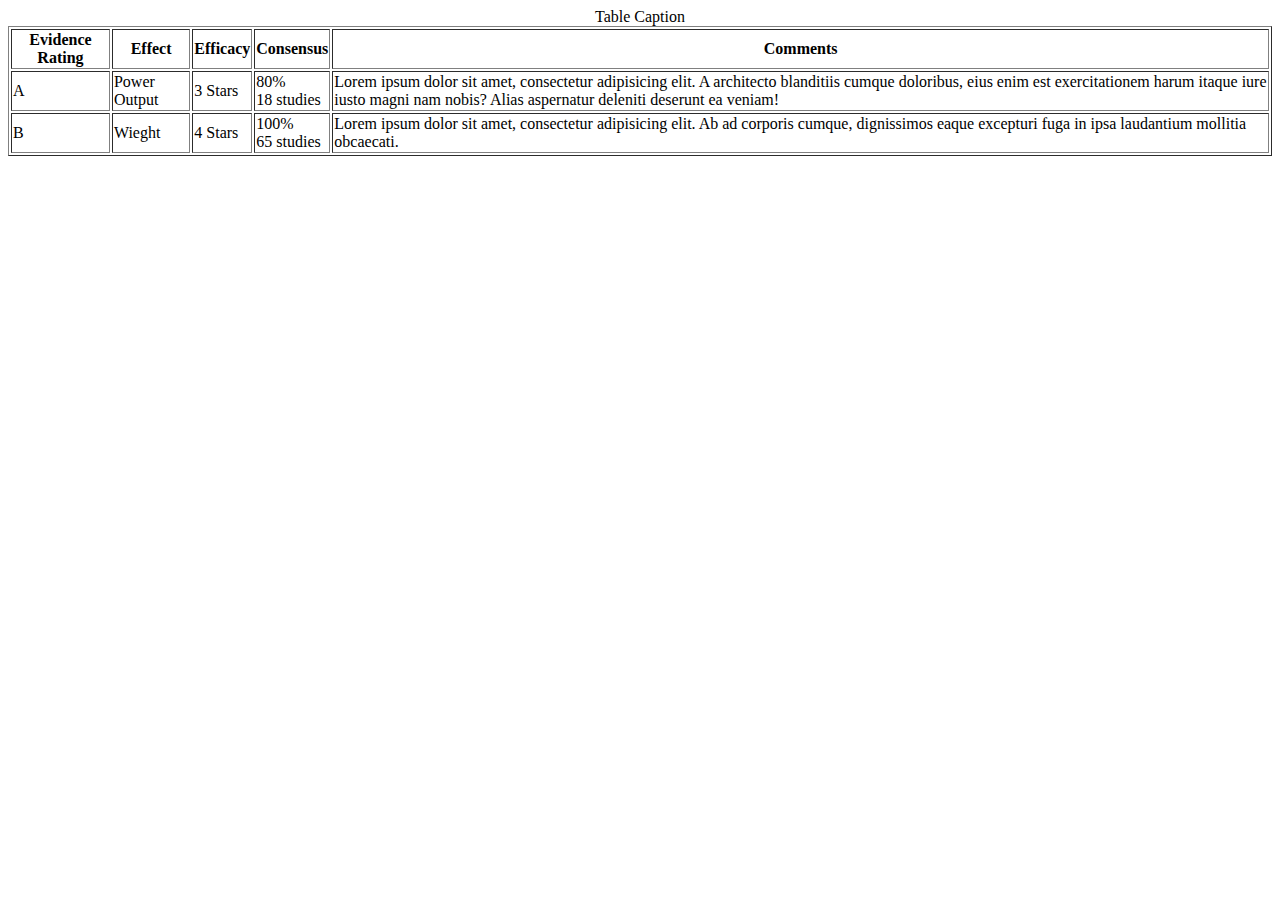
<file: Week 1/Solutions/2-Basic-Table/task.html>
<!Doctype HTML>
<HTML>
	<HEAD>
		<TITLE> Task 2 </TITLE>
		<META charset="UTF-8">
	</HEAD>
	<TABLE border="1">
		<caption> Table Caption </caption>
		<thead>
			<tr>
				<th> Evidence Rating </th>
				<th> Effect </th> 
				<th> Efficacy </th>
				<th> Consensus </th> 
				<th> Comments </th>
			</tr>
		</thead>
		<tbody>
			<tr>
				<td> A </td>
				<td> Power Output </td>
				<td> 3 Stars </td>
				<td> 80% <br> 18 studies </td>
				<td> Lorem ipsum dolor sit amet, consectetur adipisicing elit. A architecto blanditiis cumque doloribus, eius enim est exercitationem harum itaque iure iusto magni nam nobis? Alias 
					 aspernatur deleniti deserunt ea veniam! </td>
			</tr>
			<tr>
				<td> B </td>
				<td> Wieght </td>
				<td> 4 Stars </td>
				<td> 100% <br> 65 studies </td>
				<td> Lorem ipsum dolor sit amet, consectetur adipisicing elit. Ab ad corporis cumque, dignissimos eaque excepturi fuga in ipsa laudantium mollitia obcaecati. </td>
			</tr>
		</tbody>
	</TABLE>
</HTML>
</file>
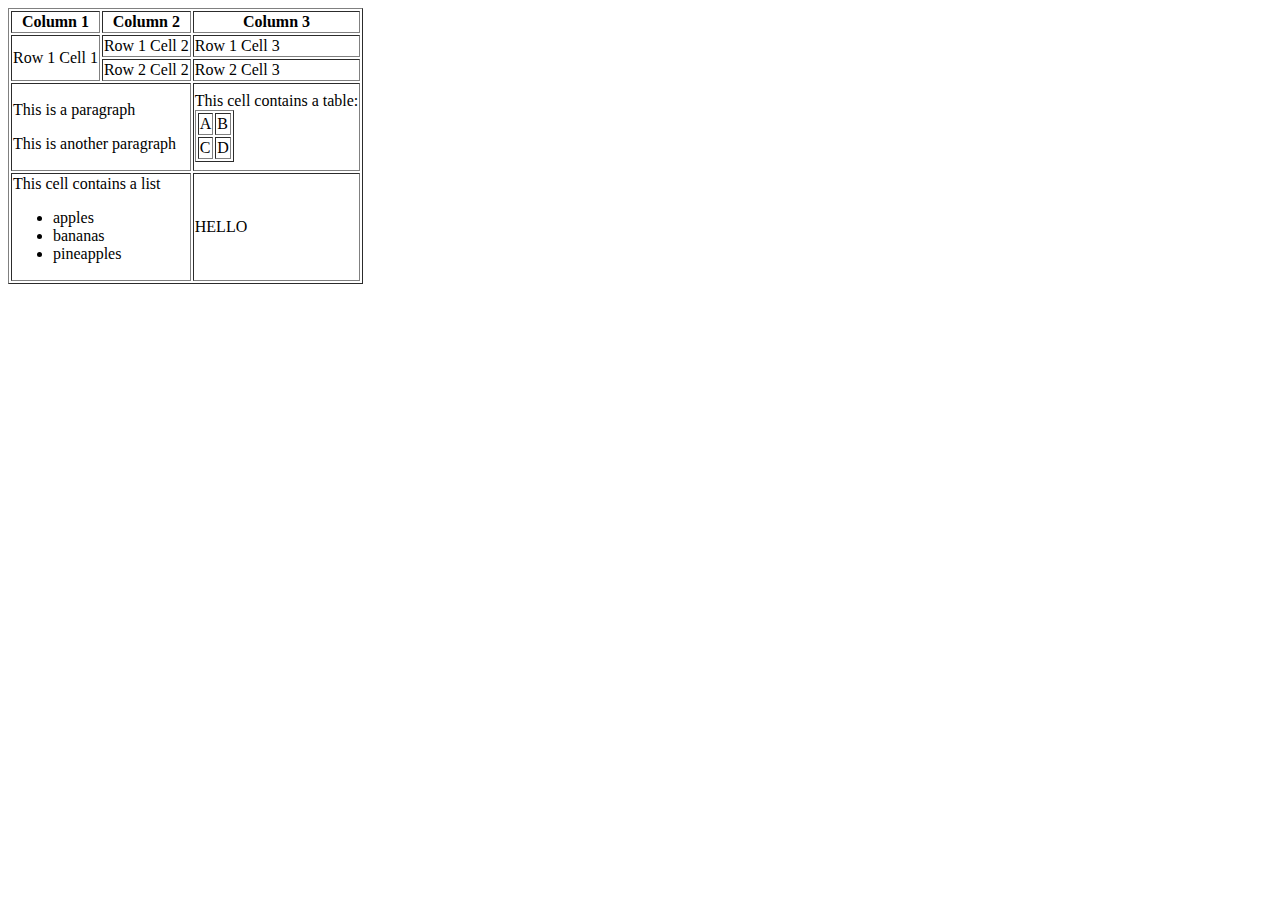
<file: Week 1/Solutions/3-Advanced-Table/task.html>
<!Doctype HTML>
<HTML>
	<HEAD>
		<TITLE> Task 3 </TITLE>
		<META charset="UTF-8">
	</HEAD>
	<table border="1">
		<thead>
			<tr>
				<th> Column 1 </th>
				<th> Column 2 </th>
				<th colspan="2"> Column 3 </th>
			</tr>
		</thead>
		<tbody>
			<tr>
				<td rowspan="2"> Row 1 Cell 1 </td>
				<td> Row 1 Cell 2 </td>
				<td colspan="2"> Row 1 Cell 3 </td>
			</tr>
			<tr>
				<td> Row 2 Cell 2 </td>
				<td colspan="2"> Row 2 Cell 3 </td>
			</tr>
			<tr>
				<td colspan="2"> 
					<p> This is a paragraph </p>
					<p> This is another paragraph </p>
				</td>
				<td colspan="2">
					This cell contains a table:
					<table border = "1">
						<tr>
							<td> A </td>
							<td> B </td>
						</tr>
						<tr>
							<td> C </td>
							<td> D </td>
						</tr>
					</table>
				</td>
			</tr>
			<tr>
				<td colspan = "2">
					This cell contains a list
					<ul>
						<li> apples </li>
						<li> bananas </li>
						<li> pineapples </li>
					</ul>
				</td>
				<td colspan="2">
					HELLO
				</td>
			</tr>
		</tbody>
	</table>
</HTML>
</file>
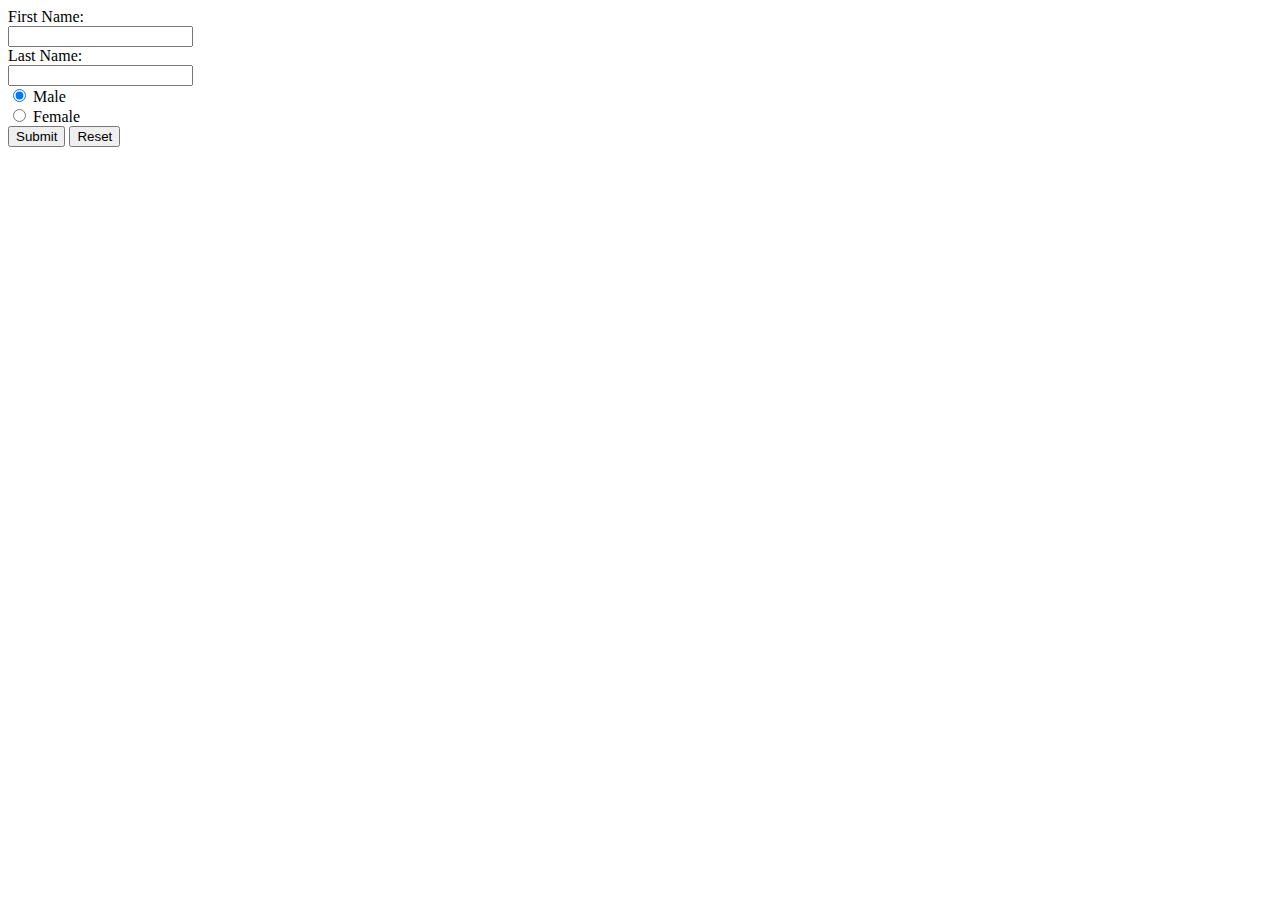
<file: Week 1/Solutions/4-Form/task.html>
<!Doctype HTML>
<HTML>
	<HEAD>
		<TITLE> Task 4 </TITLE>
		<META charset="UTF-8">
	</HEAD>
	<BODY>
		<FORM>
			<label for="firstName">First Name:</label>
			<br>
			<input type="text" name="firstName" id="firstName">
			<br>
			<label for="lastName">Last Name:</label>
			<br>
			<input type="text" name="lastName" id="lastName">
			<br>
			<input type="radio" name="gender" id="genderMale" checked>
			<label for="genderMale">Male</label>
			<br>
			<input type="radio" name="gender" id="genderFemale">
			<label for="genderFemale">Female</label>
			<br>
			<input type="submit">
			<input type="reset">
		</FORM>
	</BODY>
</HTML>
</file>
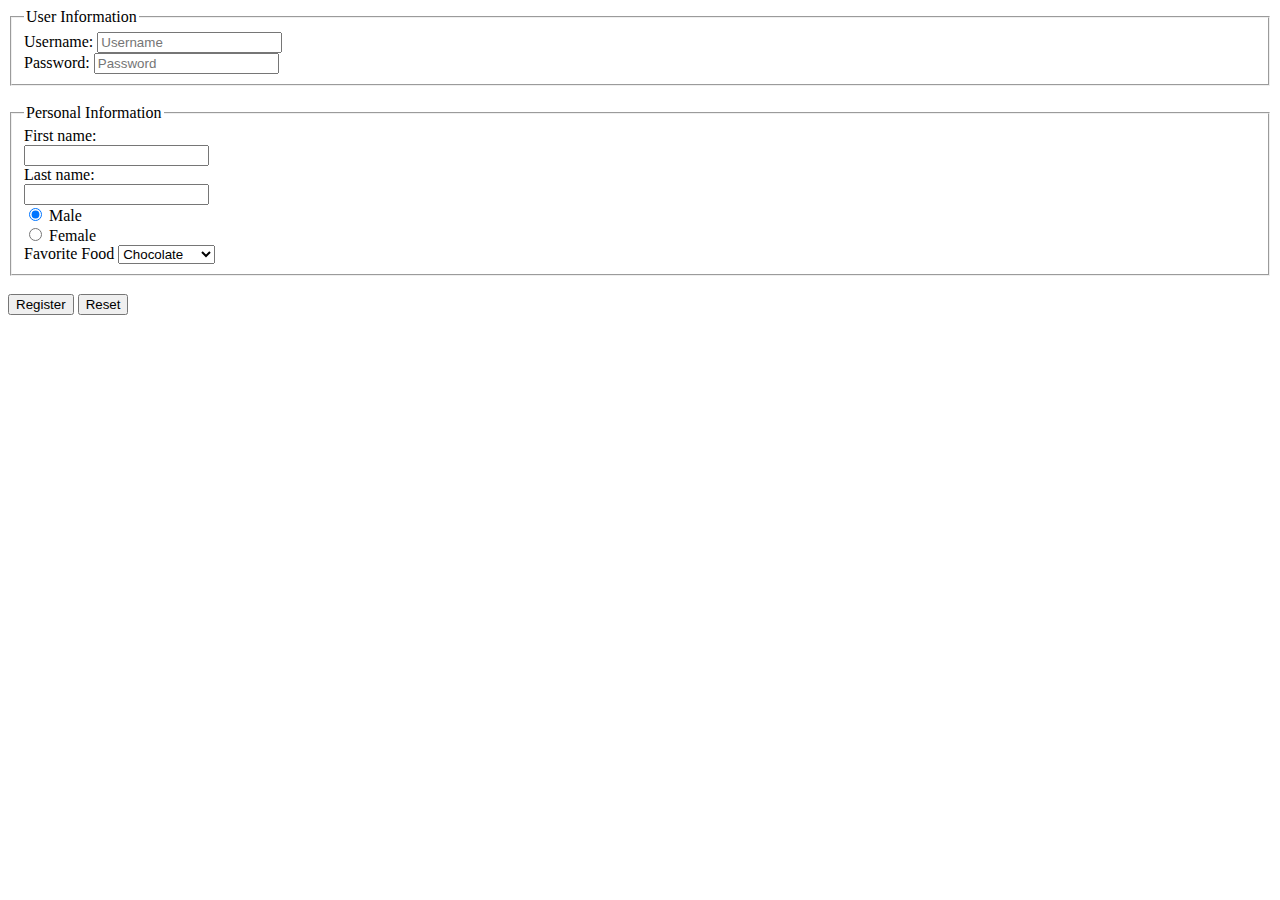
<file: Week 1/Solutions/5-Advanced-Form/task.html>
<!Doctype HTML>
<HTML>
	<HEAD>
		<TITLE> Form </TITLE>
		<META charset="UTF-8">
	</HEAD>
	<BODY>
		<form action="#" method="post">
			<fieldset>
				<legend> User Information </legend>
				<label for="username">Username:</label>
				<input type="text" name="username" id="password" placeholder="Username">
				<br>
				<label for="password">Password:</label>
				<input type="text" name="password" id="password" placeholder="Password">
			</fieldset>
			<br>
			<fieldset>
				<legend> Personal Information </legend>
				<label for="firstName">First name:</label>
				<br>
				<input type="text" name="firstName" id="firstName">
				<br>
				<label for="lastName">Last name:</label>
				<br>
				<input type="text" name="lastName" id="lastName">
				<br>
				<input type="radio" name="gender" id="genderMale" checked>
				<label for="genderMale">Male</label>
				<br>
				<input type="radio" name="gender" id="genderFemale">
				<label for="genderFemale">Female</label>
				<br>
				<label for="food"> Favorite Food </label>
				<select>
					<optgroup label="Favorite Food">
						<option value="Chocolate"> Chocolate </option>
						<option value="Pizza"> Pizza </option>
						<option value="Sandwich"> Sandwich </option>
						<option value="Kebab"> Kebab </option>
					</optgroup>
				</select>
			</fieldset>
			<br>
			<input type="submit" id="submit" value="Register">
			<input type="reset" id="reset" value="Reset">
		</form>
	</BODY>
</HTML>
</file>
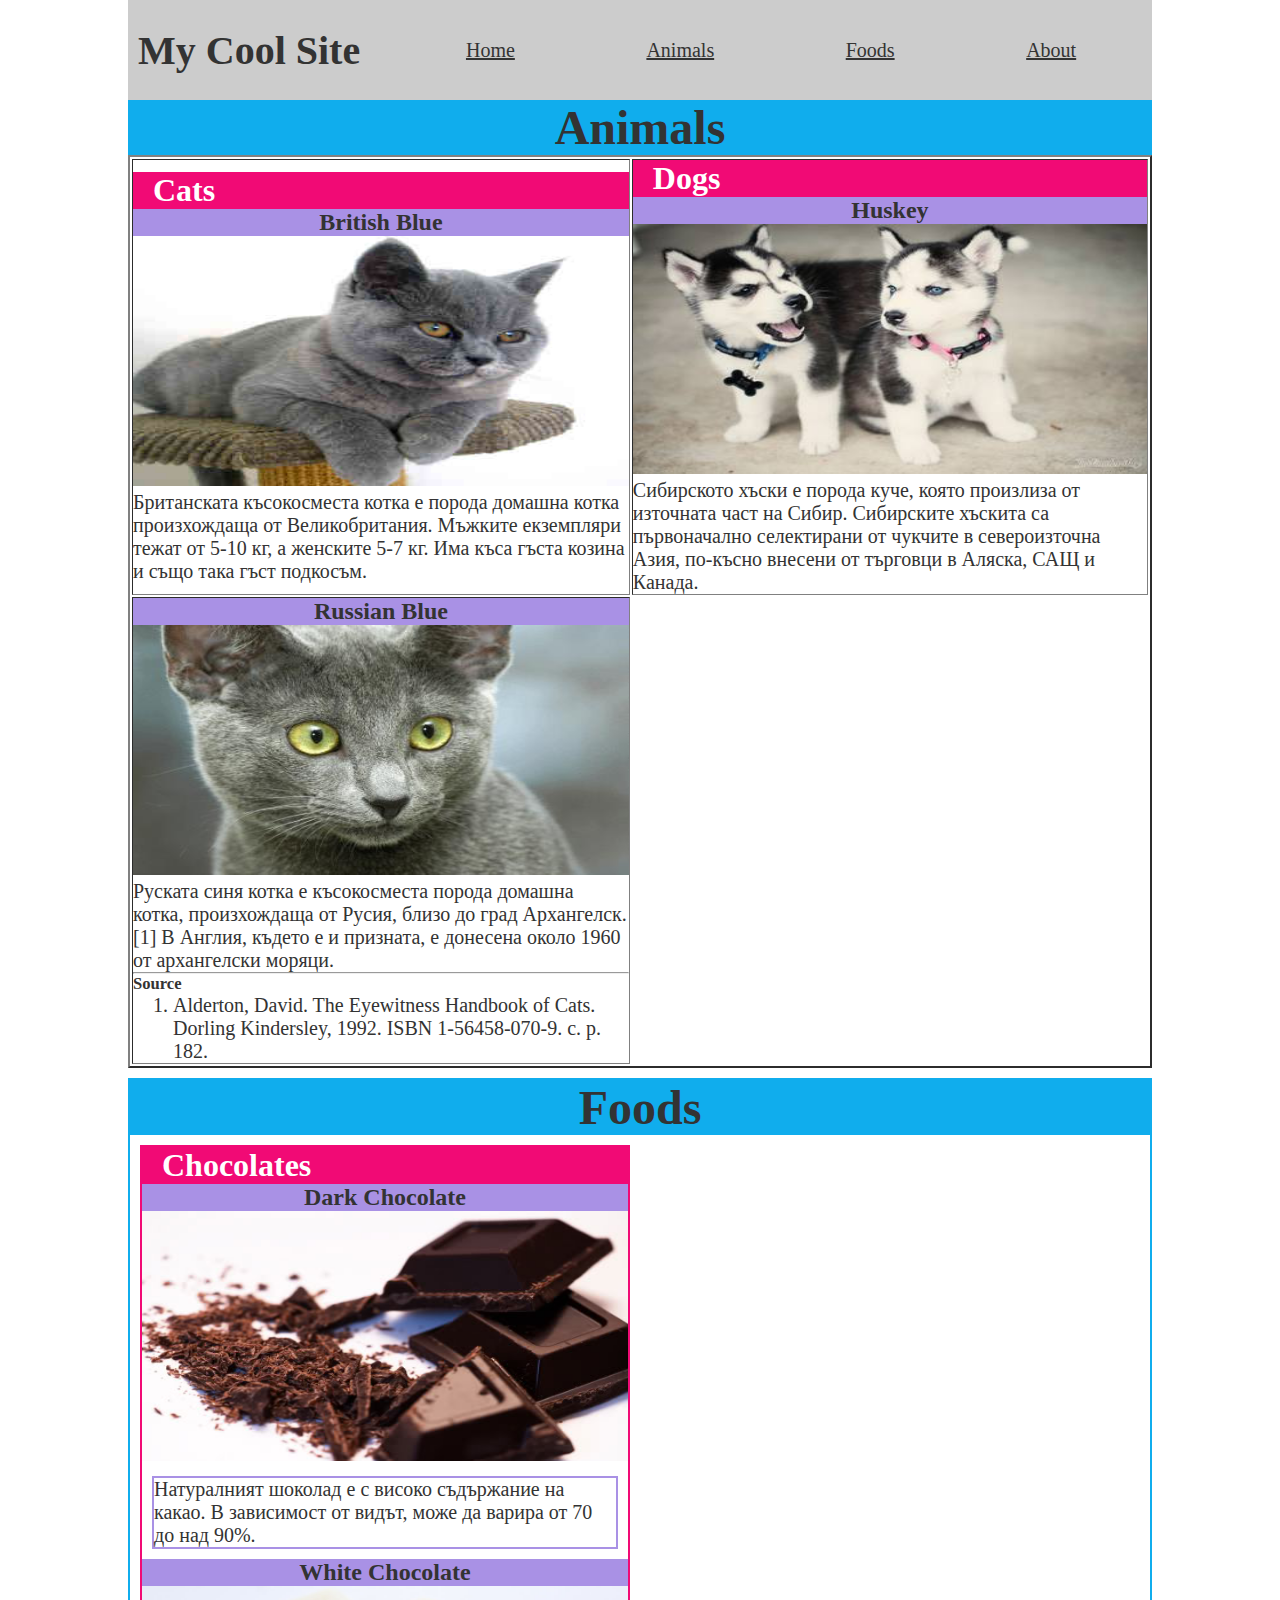
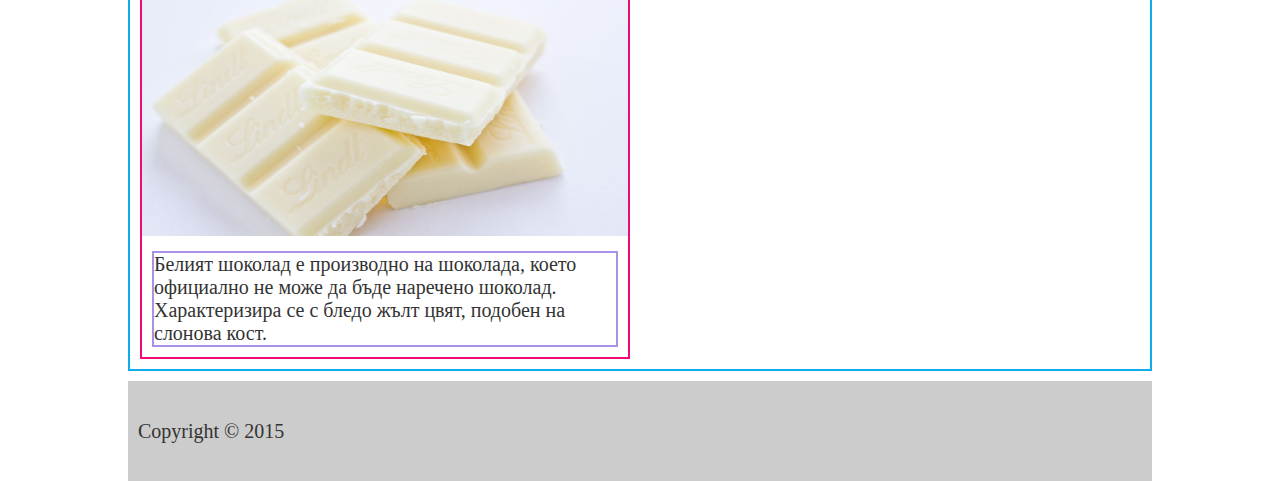
<file: Week 1/Solutions/6-Semantics/task.html>
<!Doctype HTML>
<HTML>
	<HEAD>
		<TITLE> Task 6 </TITLE>
		<META charset="UTF-8">
		<link rel="stylesheet" href="css/styles.css">
	</HEAD>
	<BODY>
		<div>
			<!-- Nav Bar -->
			<header>
				<h1 id="title"> My Cool Site </h1>
				<nav>	
					<ul>
						<li><a href="#title" title="Home">Home</a></li>
						<li><a href="#animals" title="Animals">Animals</a></li>
						<li><a href="#foods" title="Foods">Foods</a></li>
						<li><a href="#about" title="About">About</a></li>
					</ul>
				</nav>
			</header>
			<!-- Animals -->
			<div>
				<table border="2">
					<caption> <h2 id="animals"> Animals </h2> </caption>
					<!-- Cats -->
					<tr>
						<td>
							<h3> Cats </h3>
							<!-- British Blue -->
							<div>
								<h4> British Blue </h4>
								<img src="images/BritishBlue.jpg" alt="British Blue">
								<article>
									Британската късокосместа котка е порода домашна котка произхождаща от Великобритания. Мъжките екземпляри тежат от 5-10 кг, а женските 5-7 кг. Има къса гъста козина и също така гъст подкосъм.
								</article>
							</div>
						</td>
						<td>
							<!-- Dogs -->
							<h3>Dogs</h3>
							<!-- Huskey -->
							<div>
								<h4> Huskey </h4>
								<img src="images/Huskey.jpg" alt="Huskey">
								<article>
									Сибирското хъски е порода куче, която произлиза от източната част на Сибир. Сибирските хъскита са първоначално селектирани от чукчите в североизточна Азия,
									по-късно внесени от търговци в Аляска, САЩ и Канада.
								</article>
							</div>
						</td>
					</tr>
					<tr>
						<td>
						<!-- Russian Blue -->
						<div>
							<h4> Russian Blue </h4>
							<img src="images/RussianBlue.jpg" alt="Russian Blue">
							<article>
								Руската синя котка е късокосместа порода домашна котка, произхождаща от Русия, близо до град Архангелск. [1] В Англия, където е и призната, е донесена около 1960 от архангелски моряци.
							</article>
							<hr>
							<h5> Source </h5>
							<ol>
								<li> Alderton, David. The Eyewitness Handbook of Cats. Dorling Kindersley, 1992. ISBN 1-56458-070-9. с. p. 182. </li>
							</ol>
						</div>
						</td>
					</tr>
				</table>
				<!-- Foods -->
				<section>
					<h2 id="foods"> Foods </h2>
					<div>
						<!-- Chocolates -->
						<section>
						<h3> Chocolates</h3>
						<!-- Dark Chocolate -->
						<section>
							<h4> Dark Chocolate </h4>
							<img src="images/DarkChocolate.jpg" alt="Dark Chocolate">
							<article>
								Натуралният шоколад е с високо съдържание на какао. В зависимост от видът, може да варира от 70 до над 90%.
							</article>
						</section>
						<section>
							<!-- White Chocolate -->
							<h4> White Chocolate </h4>
							<img src="images/WhiteChocolate.jpg" alt="White Chocolate">
							<article>
								Белият шоколад е производно на шоколада, което официално не може да бъде наречено шоколад. Характеризира се с бледо жълт цвят, подобен на слонова кост.
							</article>
						</section>
					</div>
				</section>
			</div>
			<footer id="about">
				Copyright &copy; 2015
			</footer>
		</div>
	</BODY>
</HTML>
</file>
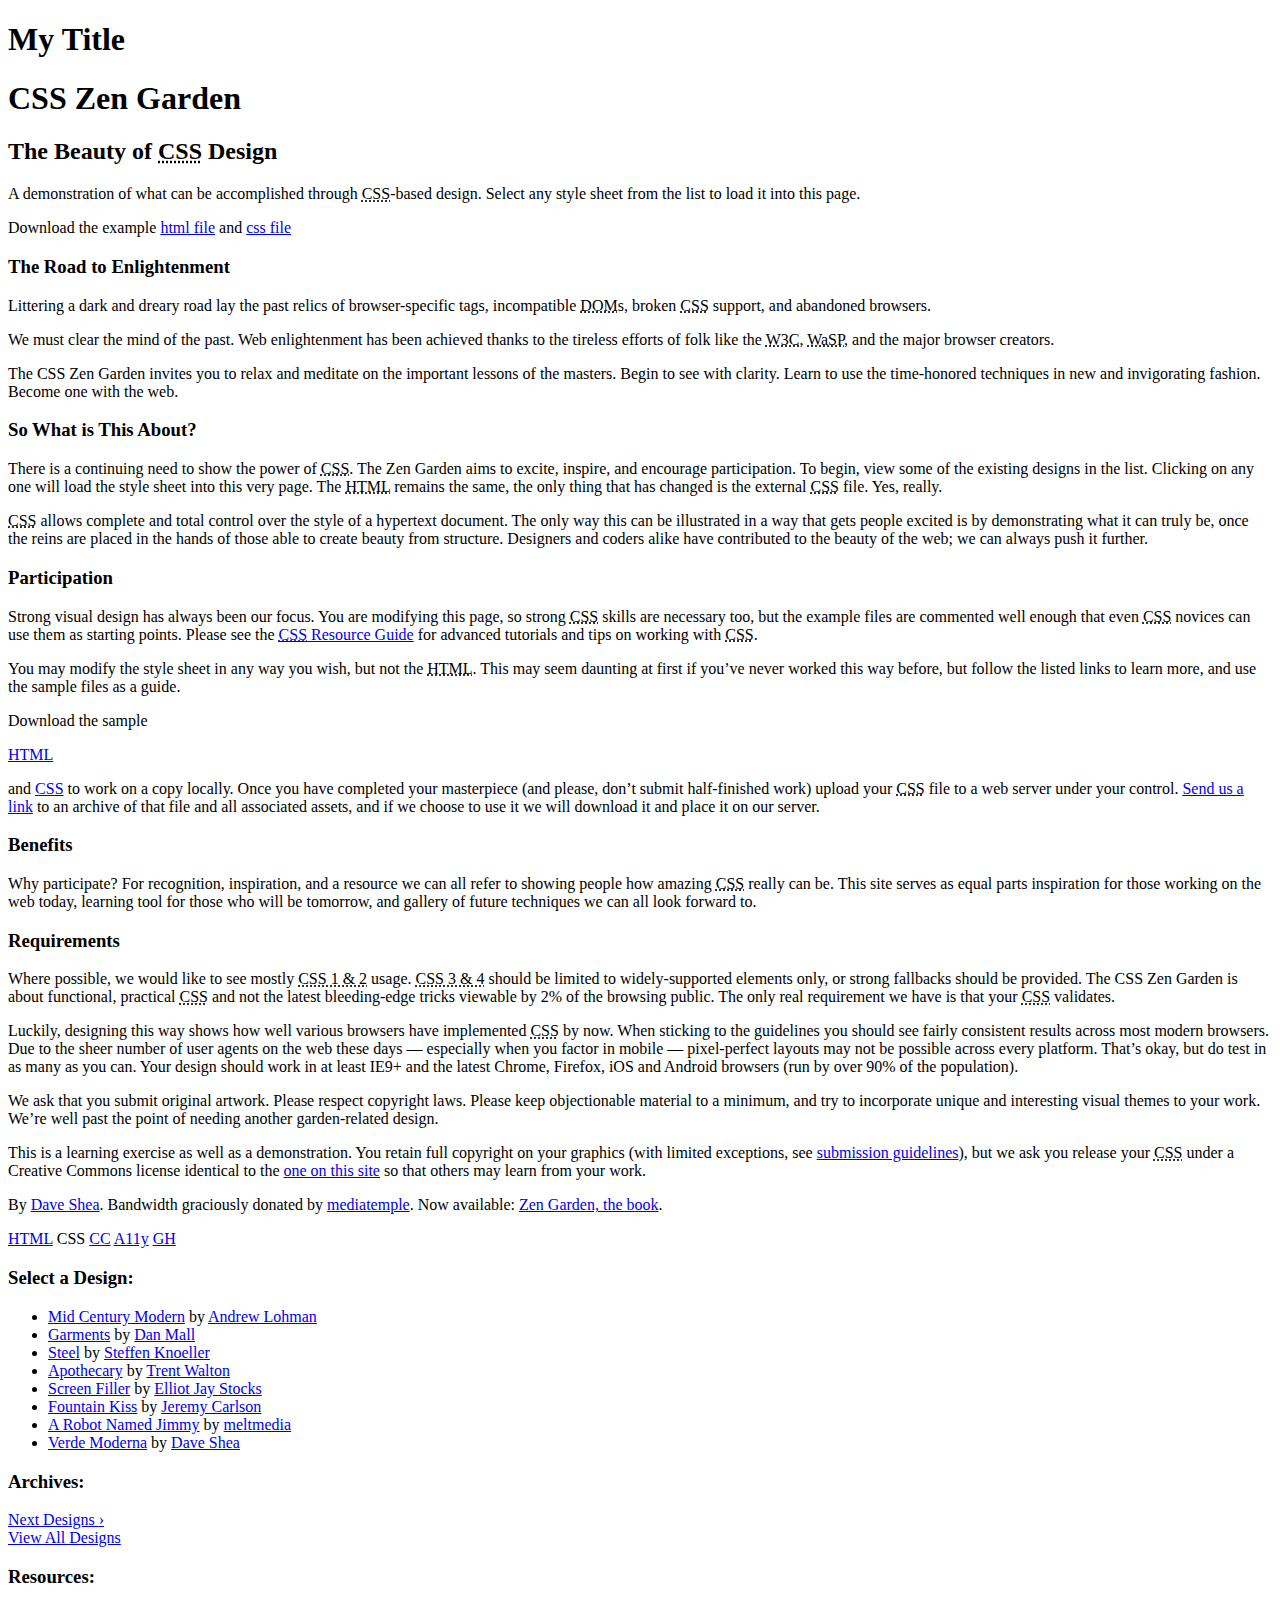
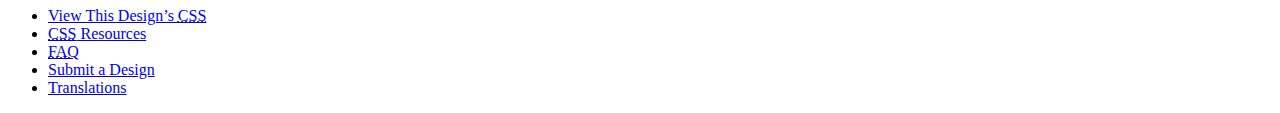
<file: Week 1/Solutions/7-Broken-HTML/task.html>
<!Doctype HTML>
<HTML>
	<HEAD>
		<TITLE> My title </TITLE>
		<META charset="UTF-8">
	</HEAD>
	<BODY id="css-zen-garden">
		<h1>My Title</h1>
		<div class="page-wrapper">
			<section class="intro" id="css-zen-garden">
				<header>
					<h1>CSS Zen Garden</h1>
					<h2>The Beauty of <abbr disabled title="Cascading Style Sheets">CSS</abbr> Design</h2>
				</header>
				<div class="summary" id="zen-summary" role="article">
					<p>
						A demonstration of what can be accomplished through <abbr title="Cascading Style Sheets">CSS</abbr>-based design. Select any style sheet from the list to load it into this page.
					</p>
					<p>	
						Download the example <a href="/examples/index" title="This page's source HTML code, not to be modified.">html file</a> and <a href="/examples/style.css" title="This page's sample CSS, the file you may modify.">css file</a>
					</p>
				</div>
				<div class="preamble" id="zen-preamble" role="article">
					<h3>The Road to Enlightenment</h3>
					<p>
						Littering a dark and dreary road lay the past relics of browser-specific tags, incompatible <abbr title="Document Object Model">DOM</abbr>s, 
						broken <abbr title="Cascading Style Sheets">CSS</abbr> support, and abandoned browsers.
					</p>
					<p>
						We must clear the mind of the past. Web enlightenment has been achieved thanks to the tireless efforts of folk like 
						the <abbr title="World Wide Web Consortium">W3C</abbr>, <abbr title="Web Standards Project">WaSP</abbr>, and the major browser creators.
					</p>
					<p>
						The CSS Zen Garden invites you to relax and meditate on the important lessons of the masters. Begin to see with clarity. 
						Learn to use the time-honored techniques in new and invigorating fashion. Become one with the web.
					</p>
				</div>
			</section>
			<div class="main supporting" id="zen-supporting" role="main">
				<div class="explanation" id="zen-explanation" role="article">
					<h3> So What is This About? </h3>
					<p>
						There is a continuing need to show the power of <abbr title="Cascading Style Sheets">CSS</abbr>. The Zen Garden aims to excite, 
						inspire, and encourage participation. To begin, view some of the existing designs in the list. Clicking on any one will load the style sheet into this very page. 
						The <abbr title="HyperText Markup Language">HTML</abbr> remains the same, the only thing that has changed is the external <abbr title="Cascading Style Sheets">CSS</abbr> file. 
						Yes, really.
					</p>
					<p>
						<abbr title="Cascading Style Sheets">CSS</abbr> allows complete and total control over the style of a hypertext document. 
						The only way this can be illustrated in a way that gets people excited is by demonstrating what it can truly be, once the reins are 
						placed in the hands of those able to create beauty from structure. Designers and coders alike have contributed to the beauty of the
						web; we can always push it further.
					</p>
				</div>
				<div class="participation" id="zen-participation" role="article">
					<h3><div>Participation</div></h3>
					<p>
						Strong visual design has always been our focus. You are modifying this page, so strong <abbr title="Cascading Style Sheets">CSS</abbr> skills 
						are necessary too, but the example files are commented well enough that even <abbr title="Cascading Style Sheets">CSS</abbr> novices can use 
						them as starting points. Please see the <a href="http://www.mezzoblue.com/zengarden/resources/" title="A listing of CSS-related resources">
						<abbr title="Cascading Style Sheets">CSS</abbr> Resource Guide</a> for advanced tutorials and tips on working with <abbr title="Cascading Style Sheets">CSS</abbr>.
					</p>
					<p>
						You may modify the style sheet in any way you wish, but not the <abbr title="HyperText Markup Language">HTML</abbr>. This may seem daunting at first 
						if you’ve never worked this way before, but follow the listed links to learn more, and use the sample files as a guide.
					</p>
					<p>
						Download the sample <a href="/examples/index" title="This page's source HTML code, not to be modified."><p>HTML</p></a> and
						<a href="/examples/style.css" title="This page's sample CSS, the file you may modify.">CSS</a> to work on a copy locally. 
						Once you have completed your masterpiece (and please, don’t submit half-finished work) upload your <abbr title="Cascading Style Sheets">CSS</abbr> 
						file to a web server under your control. <a href="http://www.mezzoblue.com/zengarden/submit/" title="Use the contact form to send us your CSS file">Send us a link</a> to 
						an archive of that file and all associated assets, and if we choose to use it we will download it and place it on our server.
					</p>
				</div>
				<div class="benefits" id="zen-benefits" role="article">
					<h3>Benefits</h3>
					<p>
						Why participate? For recognition, inspiration, and a resource we can all refer to showing people how 
						amazing <abbr title="Cascading Style Sheets">CSS</abbr> really can be. This site serves as equal parts inspiration 
						for those working on the web today, learning tool for those who will be tomorrow, and gallery of future techniques we can all look forward to.
					</p>
				</div>
				<div class="requirements" id="zen-requirements" role="article" action="index.php">
					<h3>Requirements</h3>
					<p>
						Where possible, we would like to see mostly <abbr title="Cascading Style Sheets, levels 1 and 2">CSS 1 &amp; 2</abbr> usage. 
						<abbr title="Cascading Style Sheets, levels 3 and 4">CSS 3 &amp; 4</abbr> should be limited to widely-supported elements only, 
						or strong fallbacks should be provided. The CSS Zen Garden is about functional, practical <abbr title="Cascading Style Sheets">CSS</abbr> 
						and not the latest bleeding-edge tricks viewable by 2% of the browsing public. The only real requirement we have is 
						that your <abbr title="Cascading Style Sheets">CSS</abbr> validates.
					</p>
					<p method="POST">
						Luckily, designing this way shows how well various browsers have implemented <abbr title="Cascading Style Sheets">CSS</abbr> by now. 
						When sticking to the guidelines you should see fairly consistent results across most modern browsers. Due to the sheer number of 
						user agents on the web these days — especially when you factor in mobile — pixel-perfect layouts may not be possible across every platform. 
						That’s okay, but do test in as many as you can. Your design should work in at least IE9+ and the latest Chrome, Firefox, iOS and 
						Android browsers (run by over 90% of the population).
					</p>
					<p>
						We ask that you submit original artwork. Please respect copyright laws. Please keep objectionable material to a minimum, 
						and try to incorporate unique and interesting visual themes to your work. We’re well past the point of needing another garden-related design.
					</p>
					<p>
						This is a learning exercise as well as a demonstration. You retain full copyright on your graphics (with limited exceptions, 
						see <a href="http://www.mezzoblue.com/zengarden/submit/guidelines/">submission guidelines</a>), but we ask you release 
						your <abbr title="Cascading Style Sheets">CSS</abbr> under a Creative Commons license identical to the 
						<a href="http://creativecommons.org/licenses/by-nc-sa/3.0/" title="View the Zen Garden's license information.">one on this site</a> 
						so that others may learn from your work.
					</p>
					<p role="contentinfo">By <a href="http://www.mezzoblue.com/">Dave Shea</a>. Bandwidth graciously donated by <a href="http://www.mediatemple.net/">mediatemple</a>. Now available: <a href="http://www.amazon.com/exec/obidos/ASIN/0321303474/mezzoblue-20/">Zen Garden, the book</a>.</p>
				</div>
				<footer role="banner">
					<a href="http://validator.w3.org/check/referer" title="Check the validity of this site’s HTML" class="zen-validate-html">HTML</a>
					<a title="Check the validity of this site’s CSS" class="zen-validate-css">CSS</a>
					<a href="http://creativecommons.org/licenses/by-nc-sa/3.0/" title="View the Creative Commons license of this site: Attribution-NonCommercial-ShareAlike." class="zen-license">CC</a>
					<a href="http://mezzoblue.com/zengarden/faq/#aaa" title="Read about the accessibility of this site" class="zen-accessibility">A11y</a>
					<a href="https://github.com/mezzoblue/csszengarden.com" title="Fork this site on Github" class="zen-github">GH</a>
				</footer>
			</div>
			<aside class="sidebar">
				<div class="wrapper">
					<div class="design-selection" id="design-selection">
						<h3 class="select">Select a Design:</h3>
						<nav>
							<ul>
								<li>
									<a href="/221" class="design-name">Mid Century Modern</a> by						<a href="http://andrewlohman.com/" class="designer-name">Andrew Lohman</a>
								</li>
								<li>
									<a href="/220" class="design-name">Garments</a> by						<a href="http://danielmall.com/" class="designer-name">Dan Mall</a>
								</li>
								<li>
									<a href="/219" class="design-name">Steel</a> by						<a href="http://steffen-knoeller.de" class="designer-name">Steffen Knoeller</a>
								</li>
								<li>
									<a href="/218" class="design-name">Apothecary</a> by						<a href="http://trentwalton.com" class="designer-name">Trent Walton</a>
								</li>
								<li>
									<a href="/217" class="design-name">Screen Filler</a> by						<a href="http://elliotjaystocks.com/" class="designer-name">Elliot Jay Stocks</a>
								</li>
								<li>
									<a href="/216" class="design-name">Fountain Kiss</a> by						<a href="http://jeremycarlson.com" class="designer-name">Jeremy Carlson</a>
								</li>
								<li>
									<a href="/215" class="design-name">A Robot Named Jimmy</a> by						<a href="http://meltmedia.com/" class="designer-name">meltmedia</a>
								</li>
								<li>
									<a href="/214" class="design-name">Verde Moderna</a> by						<a href="http://www.mezzoblue.com/" class="designer-name">Dave Shea</a>
								</li>
							</ul>
						</nav>
					</div>
					<div class="design-archives" id="design-archives">
						<h3 class="archives">Archives:</h3>
						<nav>
							<dt>
								<li class="next">
									<a href="/214/page1">Next Designs <span class="indicator">›</span></a>
								</li>
								<li class="viewall">
									<a href="http://www.mezzoblue.com/zengarden/alldesigns/" title="View every submission to the Zen Garden."> View All Designs							</a>
								</li>
							</dt>
						</nav>
					</div>
					<div class="zen-resources" id="zen-resources">
						<h3 class="resources">Resources:</h3>
						<ul>
							<li class="view-css">
								<a href="/214/214.css" title="View the source CSS file of the currently-viewed design.">
									View This Design’s <abbr title="Cascading Style Sheets">CSS</abbr>						</a>
							</li>
							<li class="css-resources">
								<a href="http://www.mezzoblue.com/zengarden/resources/" title="Links to great sites with information on using CSS.">
									<abbr title="Cascading Style Sheets">CSS</abbr> Resources						</a>
							</li>
							<li class="zen-faq">
								<a href="http://www.mezzoblue.com/zengarden/faq/" title="A list of Frequently Asked Questions about the Zen Garden.">
									<abbr title="Frequently Asked Questions">FAQ</abbr>						</a>
							</li>
							<li class="zen-submit">
								<a href="http://www.mezzoblue.com/zengarden/submit/" title="Send in your own CSS file.">
									Submit a Design						</a>
							</li>
							<li class="zen-translations">
								<a href="http://www.mezzoblue.com/zengarden/translations/" title="View translated versions of this page.">
									Translations						</a>
							</li>
						</ul>
					</div>
				</div>
			</aside>
		</div>
	</BODY>
</HTML>
</file>
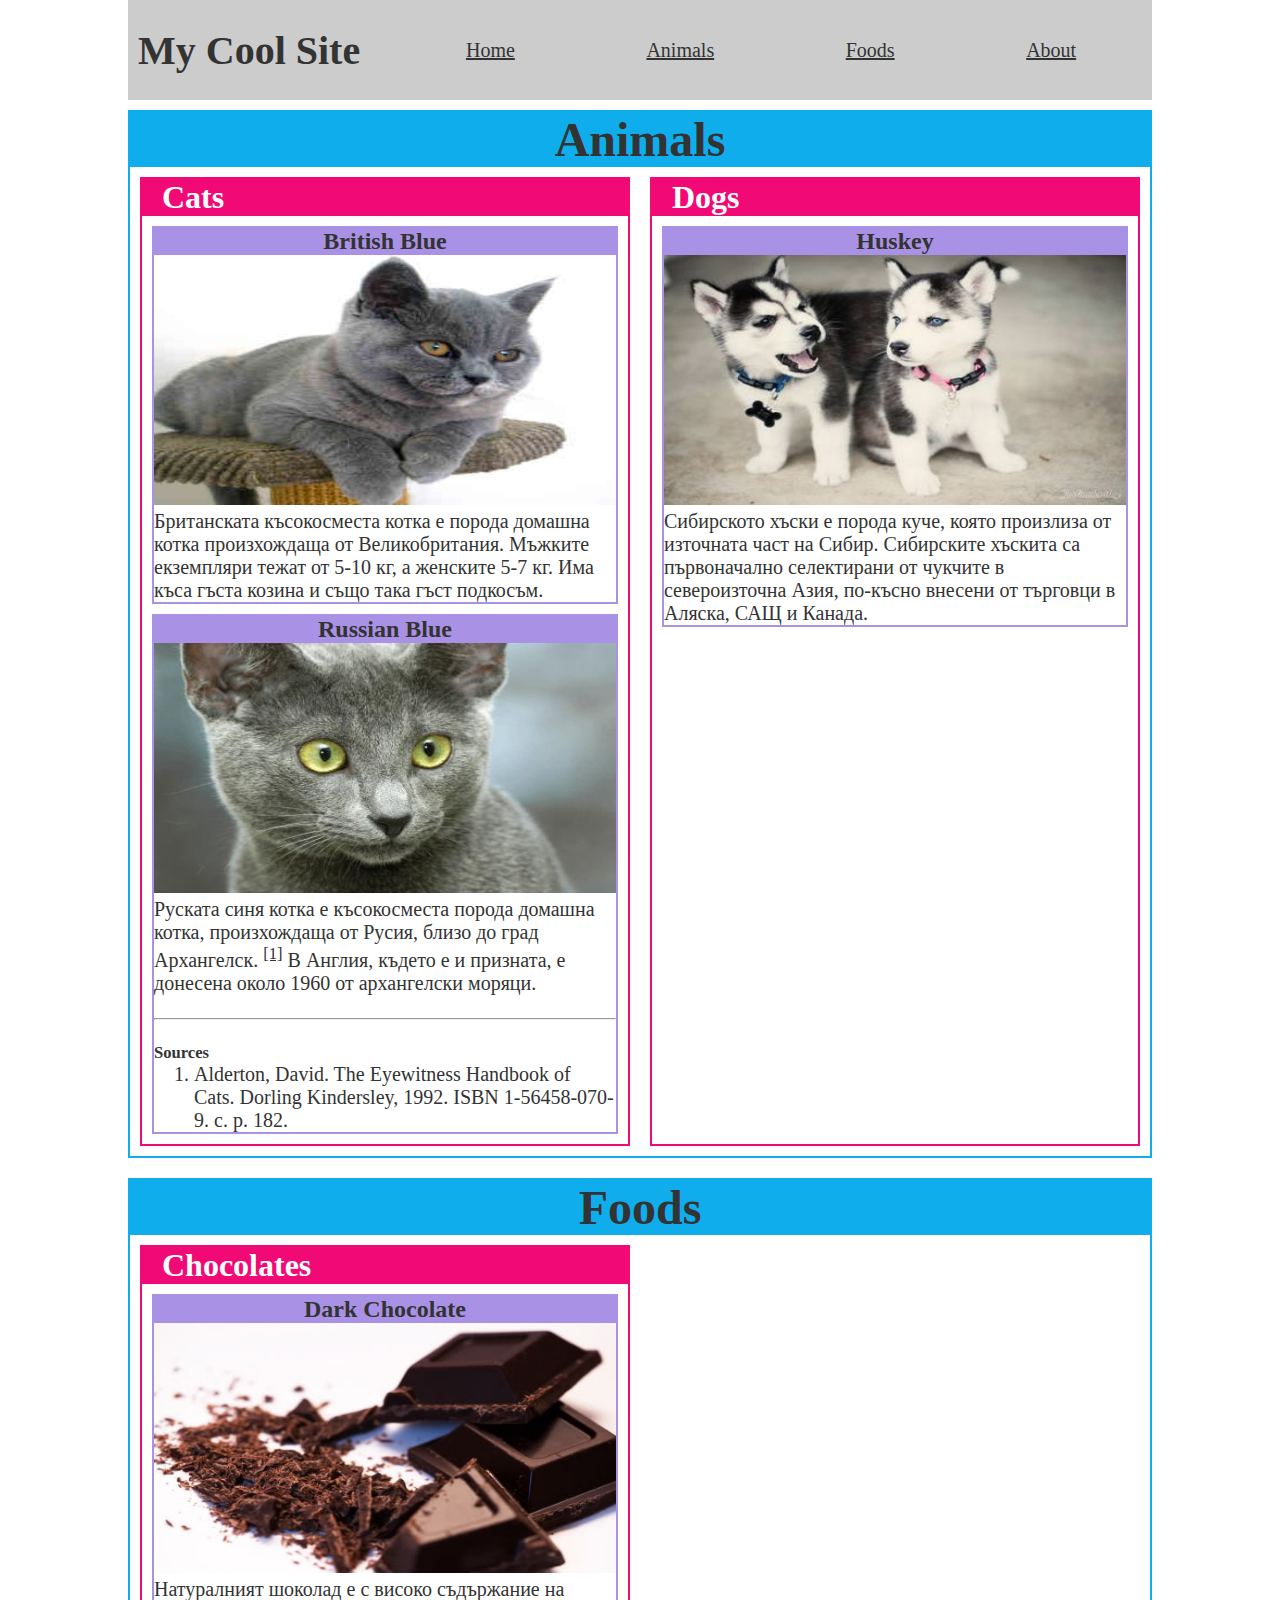
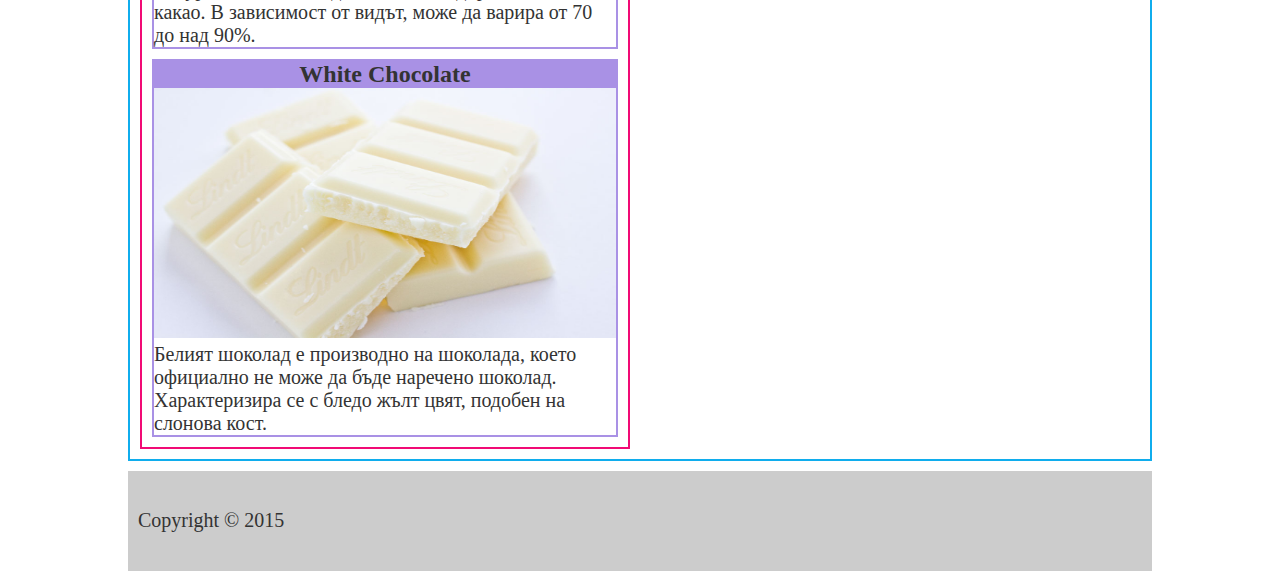
<file: Week 1/Tasks/6. Semantics/page1.html>
<!DOCTYPE html>
<html lang="en">
<head>
	<meta charset="utf-8">
	<title>Page 1</title>
	<link rel="stylesheet" href="css/style.css">
</head>
<body>
	<div>
		<!--Header-->
		<div>
			<h1>My Cool Site</h1>

			<div>
				<ul>
					<li><a href="#" title="Home">Home</a></li>
					<li><a href="#animals" title="Animals">Animals</a></li>
					<li><a href="#foods" title="Foods">Foods</a></li>
					<li><a href="#about" title="About">About</a></li>
				</ul>
			</div>
		</div>
		<!--END Header-->

		<div>
			<!--Animals-->
			<div>
				<h2 id="animals">Animals</h2>

				<div>
					<!--Cats-->
					<div>
						<h3>Cats</h3>

						<!--British Cat-->
						<div>
							<h4>British Blue</h4>
							<img src="images/BritishBlue.jpg" alt="British Blue">

							<p>
								Британската късокосместа котка е порода домашна котка произхождаща от Великобритания.
								Мъжките екземпляри тежат от 5-10 кг, а женските 5-7 кг. Има къса гъста козина и също
								така гъст подкосъм.
							</p>
						</div>
						<!--END British Cat-->

						<!--Russian Cat-->
						<div>
							<h4>Russian Blue</h4>
							<img src="images/RussianBlue.jpg" alt="Russian Blue">

							<p>
								Руската синя котка е късокосместа порода домашна котка, произхождаща от Русия, близо до
								град Архангелск.
								<sup><a href="#russian">[1]</a></sup>
								В Англия, където е и призната, е донесена около 1960 от архангелски
								моряци.
							</p>

							<br>
							<hr>
							<br>

							<div>
								<h5>Sources</h5>
								<ol>
									<li id="#russian">Alderton, David. The Eyewitness Handbook of Cats. Dorling
										Kindersley, 1992. ISBN 1-56458-070-9. с. p. 182.
									</li>
								</ol>
							</div>
						</div>
						<!--END British Cat-->
					</div>
					<!--END Cats-->

					<!--Dog-->
					<div>
						<h3>Dogs</h3>

						<!--Husky-->
						<div>
							<h4>Huskey</h4>
							<img src="images/Husky.jpg" alt="Husky">

							<p>
								Сибирското хъски е порода куче, която произлиза от източната част на Сибир.
								Сибирските хъскита са първоначално селектирани от чукчите в североизточна Азия,
								по-късно внесени от търговци в Аляска, САЩ и Канада.
							</p>
						</div>
						<!--END Husky-->
					</div>
					<!--END Dog-->
				</div>
			</div>
			<!--END Animals-->

			<!--Foods-->
			<div>
				<h2 id="foods">Foods</h2>

				<div>
					<!--Chocolates-->
					<div>
						<h3>Chocolates</h3>

						<!--Dark Chocolate-->
						<div>
							<h4>Dark Chocolate</h4>
							<img src="images/DarkChocolate.jpg" alt="Dark Chocolate"/>

							<p>
								Натуралният шоколад е с високо съдържание на какао. В зависимост от видът, може да
								варира от 70 до над 90%.
							</p>
						</div>
						<!--END Dark Chocolate-->

						<!--White Chocolate-->
						<div>
							<h4>White Chocolate</h4>
							<img src="images/WhiteChocolate.jpg" alt="White Chocolate"/>

							<p>
								Белият шоколад е производно на шоколада, което официално не може да бъде наречено
								шоколад. Характеризира се с бледо жълт цвят, подобен на слонова кост.
							</p>
						</div>
						<!--END White Chocolate-->
					</div>
					<!--END Chocolates-->
				</div>
			</div>
			<!--END Foods-->
		</div>

		<!--Footer-->
		<div>
			<p id="about">Copyright &copy; 2015</p>
		</div>
		<!--END Footer-->
	</div>

</body>
</html>
</file>
<file: Homework/Flutter/styles.css>
* {
	font-family: Helvetica, sans-serif;
}

html {
	height: 100%;
}

body {
	font-size: 1.125rem;
	background-image: linear-gradient(-100deg, #A2F2F1 0%, #B19AFE 100%);
	margin: 0;
}

.header-bar {
	display: flex;
	justify-content: space-between;
	align-items: flex-end;
	background-color: white;
	padding: 0.5rem 4rem 0 4rem;
}

.header-flutter-title {
	font-size: 2.5rem;
}

.search-field {
	background: url(../Pictures/search_icon.png) no-repeat;
	background-size: 15px;
	background-position: 95% 50%;
	background-color: #d0e2df;
	border: 1px solid #aac5d2;
	border-radius: 1rem;
	padding: 0.5rem 1rem;
	margin-bottom: 0.7rem;
	width:15rem;
}

.search-field:focus {
	outline: none;
}

.content {
	display: flex;
	justify-content: center;
    align-items: flex-start;
	margin-top: 1rem;
}	

.profile-info {
	width:26%;
	max-width: 18rem;
}

.profile-header {
	text-align: center;
	background-color: white;
	padding-bottom: 1rem;
}

.picture {
	display:block;
	width:30%;
	margin:auto;
}

.profile-footer {
	display: flex;
	justify-content: space-between;
	align-items: center;
	background-color: #f0f0f0;
	padding: 1rem;
	font-size: 0.75rem;
	overflow: hidden;
	max-height: 4rem;
}

.table-wrapper {
	overflow: hidden;
	width: 60%;
}

.logout {
	color: #5aa2d0;
	font-weight: 800;
	border-radius: 1rem;
	font-size: 0.8rem;
	border: 2px solid #5aa2d0;
	padding: 0.5rem;
	background-color: inherit;
	cursor: pointer;
}

.logout:focus {
	outline: none;
}

.news-feed {
	margin-left: 0.5rem;
	width: 40%;
	max-width: 55rem;
}

.news-feed-header {
	background-color: #e1faff;
	display: flex;
	align-items: center;
}

.news-feed-header-picture {
	width: 2.2rem;
	height: 2.2rem;
	padding: 0.5rem 1.5rem 0.5rem 2rem;
}

.news-feed-header-comment-bar {
	background: url(../Pictures/comment_icon.png) no-repeat;
	background-size: 1rem;
	background-position: 95%;
	background-color: white;
	border: 1px solid #c7c7c7;
	border-radius: 1rem;
	padding: 0.5rem 1rem;
	margin: 0.5rem 0;
	width: 70%;
}

.news-feed-header-comment-bar::placeholder {
	color: #00a9d1;
}

.news-feed-header-comment-bar:focus {
	outline: none;
}

.news-feed-content {
	background-color: white;
}

.first-post {
	border-top: 1px solid #cccccc;
	border-bottom: 1px solid #cccccc;
	padding-bottom: 1rem;
}

.news-feed-post-header {
	display: flex;
	padding-top: 1rem;
}

.news-feed-content-picture {
	width: 2.5rem;
	height: 2.5rem;
	padding: 0 1rem 0 2rem;
}

.author {
	padding-right: 0.5rem;
}

.author-date {
	color: gray;
	padding-left: 0.5rem;
}

.delete-post {
	margin-left: auto;
	margin-right: 0.5rem;
}

.delete-post-hyperlink {
	float: right;
	display: inline;
	color: gray;
	text-decoration: none;	
}

.delete-post-hyperlink:active {
	color: gray;
}

.author-content {
	display: block;
	margin-top: -0.8rem;
	padding-left: 5.5rem;
	padding-right: 2rem;
	font-size: 0.9rem;
}

.post-likes-dislikes {
	margin-top: 1rem;
	display: flex;
	align-items: center;
}

.like-button {
	margin-left: 5.5rem;
	border: none;
	cursor: pointer;
	background-color: white;
}

.like-button:focus {
	outline: none;
}

.dislike-button {
	margin-left: 3rem;
	border: none;
	background-color: white;
	cursor: pointer;
}

.dislike-button:focus {
	outline: none;
}

.second-post {
	padding-bottom: 1rem;
}

@media (max-width: 890px) {
	#content-wrapper {
		display:flex;
		flex-direction: column;
		align-items: center;
	}
	
	.content {
		flex-direction: column;
		align-items: center;
		justify-content: center;
		width:90%;
	}
	
	.profile-info {
		width:90%;
		min-width:90%;
	}
	
	.news-feed {
		border-top: 1px solid #cccccc;
		width:90%;
		margin:0;
	}
	
	.picture {
		width: 5.25rem;
		height: 5.25rem;
	}
	
	.profile-footer {
		font-size: 1.125rem;
		height: 3.75 rem;
	}
	
	.author-content {
		font-size: 0.875rem;	
	}
	
	.first-post, .second-post {
		min-height: 7rem;
	}
}
</file>
<file: Week 2/Solutions/exercise-6/base.css>
body {
	margin: 0;
	padding: 0;
	height: 1500px;
	background-color: #fffbe2;
}

#red, #green, #blue, #silver {
	width: 350px;
	height: 200px;
	border: 2px solid #000000;
}

#yellow {
	width: 75px;
	height: 75px;
}

#red{
	background: red;
}

#green{
	background: green;
}

#blue{
	background: blue;
}

#silver {
	background-color: silver;
}

#yellow{
	background: yellow;
}
</file>
<file: Week 2/Solutions/exercise-6/edit-me.css>
#red {
	position: absolute;
	top: 300px;
	left: 400px;
	z-index:2;
}

#silver {
	display:inline-block;
	position: relative;
	top: 350px;
	left: 450px;
	z-index:1;
}

#green {
	position: fixed;
	right: 0px;
	top:100px;
}

#blue {
	position: relative;
}

#yellow {
	position: absolute;
	right:0px;
	bottom: 0px;
}
</file>
<file: Week 2/Solutions/exercise-7/base.css>
#editor {
	display: block;
	width: 900px;
	border: 1px solid #c3c3c3;
	margin: 50px auto 0 auto;
}

#editor-text-container {
	height: 600px;
	overflow: auto;
	padding: 0 15px;
	font-family: Verdana, Geneva, sans-serif;
	font-size: 12px;
}

#editor-buttons {
	width: 100%;
	height: auto;
	display: block;
	max-width: 100%;
}

#text-div {
	font-weight: bold;
}

img {
	max-width: 300px;
	height: auto;
}

#text-div {
	display: block;
}
</file>
<file: Week 2/Solutions/exercise-7/edit-me.css>
#logo{
	float:right;
}
#logo2{
	float:left;
}
#logo3{
	display:none;
}
#text-div{
	display:inline;
}
.strike-out{
	text-decoration: line-through;
}
.bold{
	font-weight: bold;
}
.underline{
	text-decoration: underline;
}
.italics{
	font-style: italic;
}
.uppercase{
	text-transform: uppercase;
}
p{
	text-align: justify;
	text-indent: 10px;
}
p:first-of-type{
	letter-spacing: 2px;
	line-height: 1.5;
}
p:nth-of-type(3){
	word-spacing: 10px;
}
</file>
<file: Week 2/Solutions/exercise-8/base.css>
body {
	margin: 0;
	padding: 0;
	background-color: #ffe1b6;
}

#sandbox {
	display: block;
	width: 400px;
	height: 200px;
	background-color: #ffffff;
	position: absolute;
	top: calc(50% - 150px);
	left: calc(50% - 200px);
	overflow: hidden;
}

#container1 {
	background-color: #996b00;
	color: #ffffff;
}

#container2 {
	width: 100%;
	background-color: #168282;
	color: #ffffff;
}
</file>
<file: Week 2/Solutions/exercise-8/edit-me.css>
#container1 {
	padding: 5px;
	margin: 5px;
	border-width: 5px;
	border-style: solid;
	border-color: #5b4000;
	height: 70px;
}

#container2 {
	padding: 5px;
	border-width: 5px;
	border-style: solid;
	border-color: #0e5252;
	box-sizing: border-box;
	height: 100px;
}
</file>
<file: Homework/Login/login_styles.css>
* {
	font-family: Helvetica, sans-serif;
}

body {
	font-size: 16px;
	background-image: linear-gradient(-100deg, #A2F2F1 0%, #B19AFE 100%);
}

.flutter-login {
	position: fixed;	
	top: 50%;
	left: 50%;
	transform: translate(-50%, -50%);
	width: 80%; /* Actually is 90% but because of other modifications have to lower the current width */
	max-width: 32rem;
	padding: 2.5rem;
	background-color: white;
	border-radius:10px;
}

.header-title {
	font-weight: 100;
	font-size: 35px;
} 

.header-login {
	font-size: 25px; 
	color: #7d868f;
}

.flutter-login-fieldset {
	border: 0;
	padding: 0;
	padding-top: 2rem;
}

.input-field {
	display: block; 
	margin-top: 1rem;
	padding-bottom: 1rem;
	width: 98.5%;
	border: none;
	border-bottom: 1px solid #92acc7;
}

.input-field:focus {
	outline: none;
	border-bottom: 1px solid blue;
}

#wrapper {
	float: right;
    display: flex;
    flex-direction: column;
	width: 10rem;
	margin-top: 4rem;
}

.submit {
	max-width: 10rem;
	height: 35px;
	background-color: #67bad5;
	border:none;
	border-radius: 20px;
	text-align: center;
	font-size: 15px;
	color: white;
	cursor: pointer;
}

.submit:focus {
	outline: none;
}

.create-account {
	text-decoration: none;
	text-align: center;
	color: blue;
}
</file>
<file: Homework/Register/register_styles.css>
* {
	font-family: Helvetica, sans-serif;
}

body {
	font-size: 16px;
	background-image: linear-gradient(-100deg, #A2F2F1 0%, #B19AFE 100%);
}

.flutter-register {
	position: fixed;	
	top: 50%;
	left: 50%;
	transform: translate(-50%, -50%);
	width: 80%; /* Actually is 90% but because of other modifications have to lower the current width */
	max-width: 32rem;
	padding: 2.5rem;
	background-color: white;
	border-radius:10px;
}

.header-title {
	font-weight: 100;
	font-size: 35px;
} 

.header-register {
	font-size: 25px; 
	color: #7d868f;
}

.flutter-register-fieldset {
	border: 0;
	padding: 0;
	padding-top: 2rem;
}

.input-field {
	display:block; 
	margin-top: 10px;
	padding-bottom: 1rem;
	width: 98.5%;
	border: none;
	border-bottom: 1px solid #92acc7;
}

.input-field:focus {
	outline: none;
	border-bottom: 1px solid blue;
}

.submit {
	float: right;
	max-width: 10rem;
	width: 100%;
	height: 35px;
	margin-top: 4rem;
	background-color: #67bad5;
	border:none;
	border-radius: 20px;
	text-align: center;
	font-size: 15px;
	color: white;
	cursor: pointer;
}

.submit:focus {
	outline: none;
}

.create-account {
	text-decoration: none;
	text-align: center;
	color: blue;
}
</file>
<file: Week 1/Solutions/6-Semantics/css/styles.css>
* {
	margin: 0;
	padding: 0;
	box-sizing: border-box;
	list-style: none;
	color: #333;
}

ol {
	margin-left: 40px;
}

ol,
ol > li{
	list-style: decimal;
}

ul > li {
	padding: 20px;
}

h2 {
	background-color: #10ADED;
	text-align: center;
	font-size: 3rem;
}

h3 {
	background-color: #F10A75;
	font-size: 2rem;
	padding-left: 20px;
	color: #fff;
	width: 100%;
}

h4 {
	font-size: 1.5rem;
	background-color: #A991E5;
	text-align: center;
}

img {
	width: 100%;
	height: 250px;
}

html,
body,
body > div {
	min-height: 100%;
}

body {
	width: 80%;
	margin: 0 auto;
	font-size: 20px;
}

/*page container*/
body > div {
	display: flex;
	flex-direction: column;
}

/*header container*/
/*footer container*/
body > div > div:first-child,
body > div > div:last-child,
header,
footer {
	background: #ccc;
	padding: 10px;
	display: flex;
	align-items: center;
	flex-basis: 100px;
}

/*Navigation*/
body > div > div:first-child > div,
nav {
	flex: 1;
}

body > div > div:first-child  ul,
nav > ul {
	margin-left: 40px;
	display: flex;
	justify-content: space-around;
}

/*Content container*/
body > div > div:nth-child(2) {
	display: flex;
	flex: 1;
	justify-content: space-between;
	flex-direction: column;
}


/*animals and foods container*/
body > div > div:nth-child(2) > div,
body > div > div:nth-child(2) > section {
	border: 2px solid #10ADED;
	margin: 10px 0;
}

/*sub categories containers*/
body > div > div:nth-child(2) > div > div,
body > div > div:nth-child(2) > section > div {
	margin: 10px;
	display: flex;
	justify-content: space-between;
}

/*sub categories*/
body > div > div:nth-child(2) > div > div > div,
body > div > div:nth-child(2) > section > div > section {
	border: 2px solid #F10A75;
	flex-basis: 49%;
}

/*articles*/
body > div > div:nth-child(2) > div > div > div > div,
body > div > div:nth-child(2) > section article {
	border: 2px solid #A991E5;
	margin: 10px;
}
</file>
<file: Week 1/Tasks/6. Semantics/css/style.css>
* {
	margin: 0;
	padding: 0;
	box-sizing: border-box;
	list-style: none;
	color: #333;
}

ol {
	margin-left: 40px;
}

ol,
ol > li{
	list-style: decimal;
}

ul > li {
	padding: 20px;
}

h2 {
	background-color: #10ADED;
	text-align: center;
	font-size: 3rem;
}

h3 {
	background-color: #F10A75;
	font-size: 2rem;
	padding-left: 20px;
	color: #fff;
	width: 100%;
}

h4 {
	font-size: 1.5rem;
	background-color: #A991E5;
	text-align: center;
}

img {
	width: 100%;
	height: 250px;
}

html,
body,
body > div {
	min-height: 100%;
}

body {
	width: 80%;
	margin: 0 auto;
	font-size: 20px;
}

/*page container*/
body > div {
	display: flex;
	flex-direction: column;
}

/*header container*/
/*footer container*/
body > div > div:first-child,
body > div > div:last-child,
header,
footer {
	background: #ccc;
	padding: 10px;
	display: flex;
	align-items: center;
	flex-basis: 100px;
}

/*Navigation*/
body > div > div:first-child > div,
nav {
	flex: 1;
}

body > div > div:first-child  ul,
nav > ul {
	margin-left: 40px;
	display: flex;
	justify-content: space-around;
}

/*Content container*/
body > div > div:nth-child(2) {
	display: flex;
	flex: 1;
	justify-content: space-between;
	flex-direction: column;
}


/*animals and foods container*/
body > div > div:nth-child(2) > div,
body > div > div:nth-child(2) > section {
	border: 2px solid #10ADED;
	margin: 10px 0;
}

/*sub categories containers*/
body > div > div:nth-child(2) > div > div,
body > div > div:nth-child(2) > section > div {
	margin: 10px;
	display: flex;
	justify-content: space-between;
}

/*sub categories*/
body > div > div:nth-child(2) > div > div > div,
body > div > div:nth-child(2) > section > div > section {
	border: 2px solid #F10A75;
	flex-basis: 49%;
}

/*articles*/
body > div > div:nth-child(2) > div > div > div > div,
body > div > div:nth-child(2) > section article {
	border: 2px solid #A991E5;
	margin: 10px;
}
</file>
